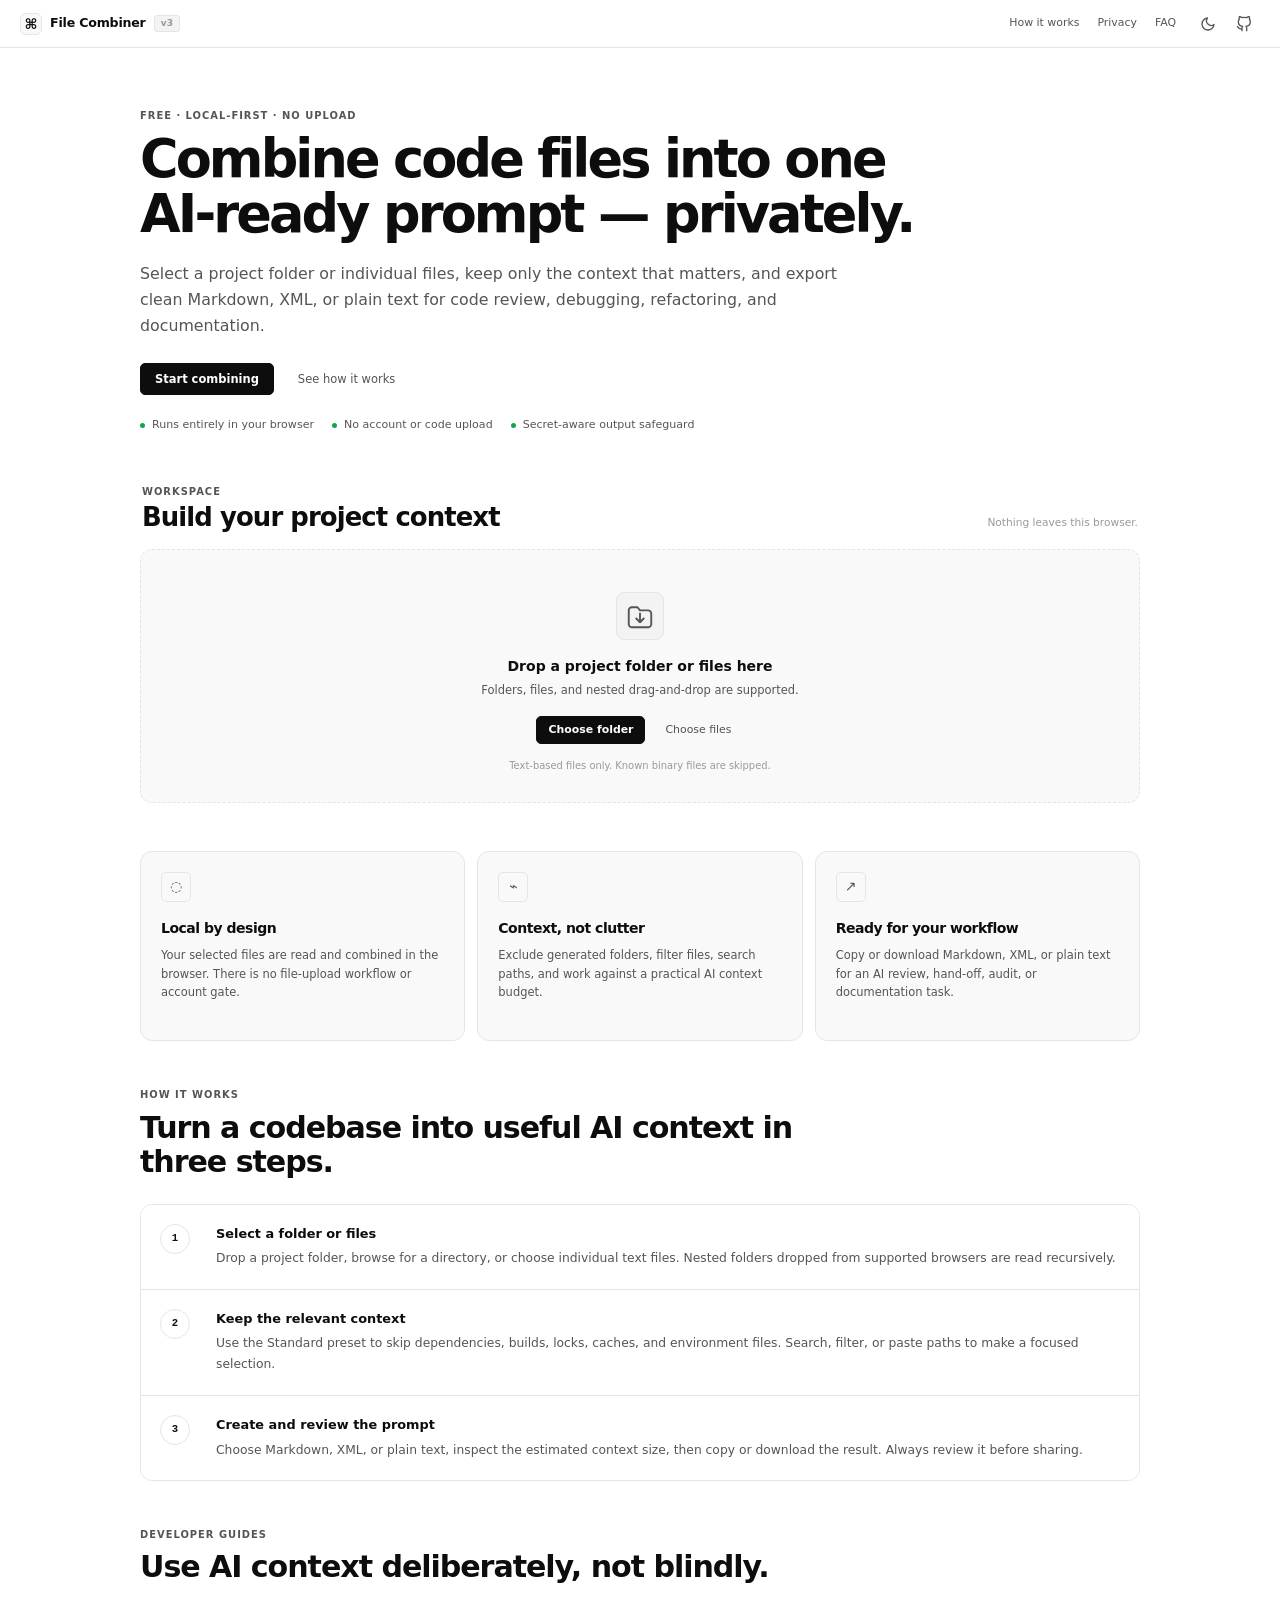
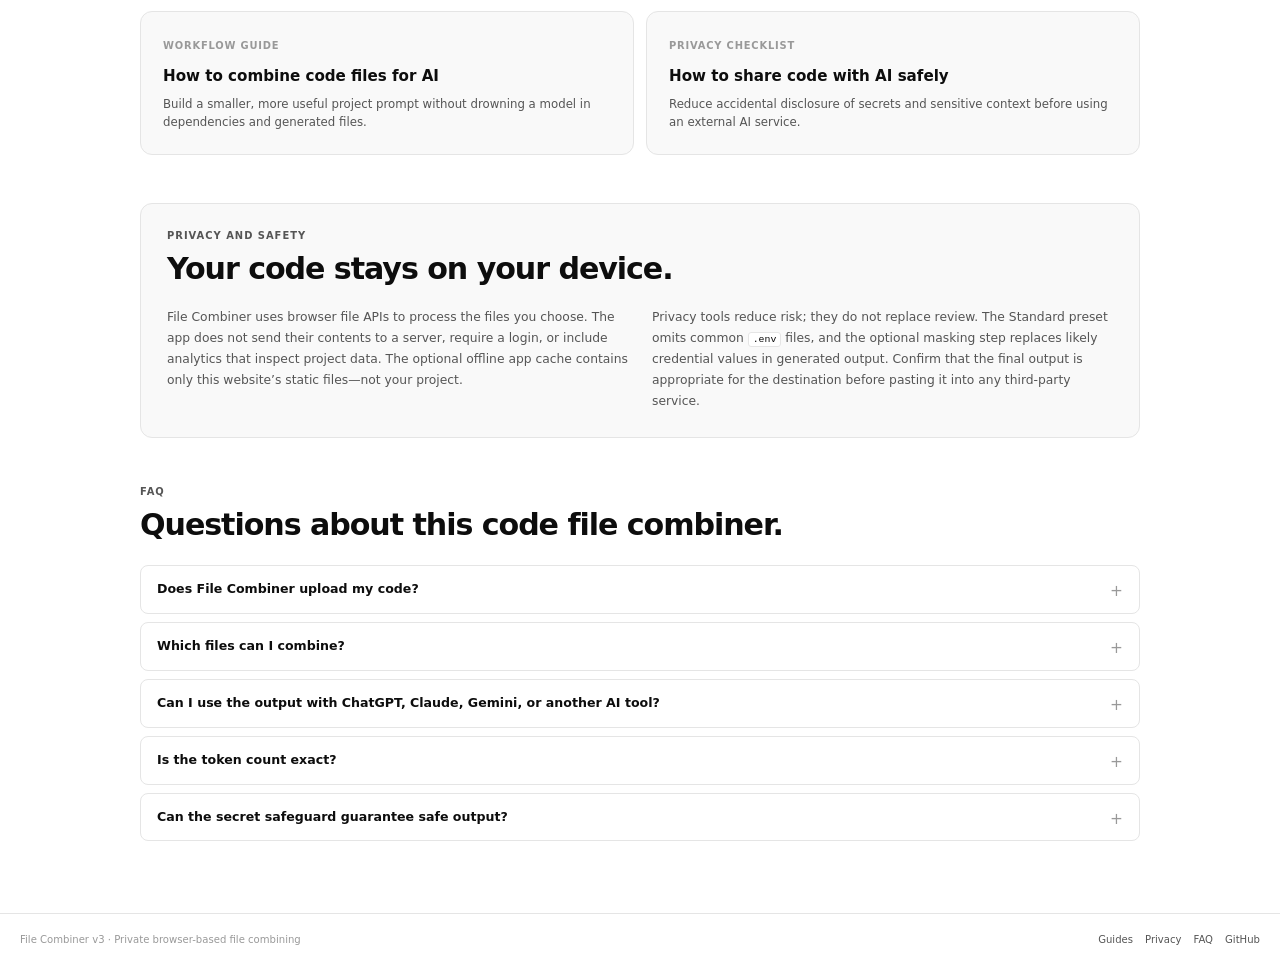
<file: index.html>
<!doctype html>
<html lang="en" data-theme="light">
  <head>
    <meta charset="UTF-8" />
    <meta name="viewport" content="width=device-width, initial-scale=1.0" />
    <meta
      name="description"
      content="Combine code files, project folders, docs, and config into one AI-ready Markdown, XML, or text prompt. Free, private, browser-based processing with no uploads."
    />
    <meta
      name="robots"
      content="index,follow,max-image-preview:large,max-snippet:-1,max-video-preview:-1"
    />
    <meta name="theme-color" content="#111827" />
    <meta name="color-scheme" content="light dark" />

    <title>Free Code File Combiner for AI Prompts | File Combiner</title>
    <link rel="canonical" href="https://file-combiner.netlify.app/" />
    <link rel="manifest" href="/manifest.webmanifest" />
    <link rel="icon" href="/favicon.svg" type="image/svg+xml" />
    <link rel="apple-touch-icon" href="/icons/icon-192.png" />

    <meta property="og:type" content="website" />
    <meta property="og:site_name" content="File Combiner" />
    <meta
      property="og:title"
      content="File Combiner — Turn a codebase into an AI-ready prompt"
    />
    <meta
      property="og:description"
      content="Combine folders and code files locally in your browser. No upload, no account, no server-side processing."
    />
    <meta property="og:url" content="https://file-combiner.netlify.app/" />
    <meta
      property="og:image"
      content="https://file-combiner.netlify.app/assets/og-file-combiner.png"
    />
    <meta property="og:image:width" content="1200" />
    <meta property="og:image:height" content="630" />
    <meta
      property="og:image:alt"
      content="File Combiner — private codebase to AI prompt tool"
    />
    <meta name="twitter:card" content="summary_large_image" />
    <meta
      name="twitter:title"
      content="File Combiner — private codebase to AI prompt tool"
    />
    <meta
      name="twitter:description"
      content="Combine code folders into an AI-ready prompt in your browser."
    />
    <meta
      name="twitter:image"
      content="https://file-combiner.netlify.app/assets/og-file-combiner.png"
    />

    <script src="/theme.js"></script>
    <link rel="stylesheet" href="/styles.css" />

    <script type="application/ld+json">
      {
        "@context": "https://schema.org",
        "@graph": [
          {
            "@type": "WebSite",
            "@id": "https://file-combiner.netlify.app/#website",
            "url": "https://file-combiner.netlify.app/",
            "name": "File Combiner",
            "description": "A private, browser-based tool for combining code files into AI-ready prompts."
          },
          {
            "@type": ["SoftwareApplication", "WebApplication"],
            "@id": "https://file-combiner.netlify.app/#app",
            "name": "File Combiner",
            "applicationCategory": "DeveloperApplication",
            "applicationSubCategory": "Code file combiner",
            "operatingSystem": "Any modern web browser",
            "url": "https://file-combiner.netlify.app/",
            "image": "https://file-combiner.netlify.app/assets/og-file-combiner.png",
            "description": "A free, local-first web app that combines code files and folders into Markdown, XML, or plain-text prompts for AI tools.",
            "isAccessibleForFree": true,
            "offers": {
              "@type": "Offer",
              "price": "0",
              "priceCurrency": "USD"
            },
            "featureList": [
              "Folder and multi-file selection",
              "Browser-only local processing",
              "AI-ready Markdown, XML, and plain-text output",
              "Configurable exclusions and token estimates",
              "Optional likely-secret redaction"
            ],
            "sameAs": ["https://github.com/Manan-49/file-combiner"]
          }
        ]
      }
    </script>
  </head>
  <body>
    <a class="skip-link" href="#combiner">Skip to file combiner</a>

    <div class="app">
      <header class="topbar" aria-label="Main navigation">
        <a class="brand" href="#top" aria-label="File Combiner home">
          <span class="app-logo brand-mark" aria-hidden="true">⌘</span>
          <span class="app-name">File Combiner</span>
          <span class="version-chip">v3</span>
        </a>

        <nav class="topbar-nav" aria-label="On this page">
          <a href="#how-it-works">How it works</a>
          <a href="#privacy">Privacy</a>
          <a href="#faq">FAQ</a>
        </nav>

        <div class="topbar-right">
          <button
            type="button"
            class="icon-btn"
            id="themeToggle"
            aria-label="Switch to dark mode"
            title="Toggle colour theme"
          >
            <svg
              id="iconMoon"
              xmlns="http://www.w3.org/2000/svg"
              width="16"
              height="16"
              viewBox="0 0 24 24"
              fill="none"
              stroke="currentColor"
              stroke-width="2"
              stroke-linecap="round"
              stroke-linejoin="round"
              aria-hidden="true"
            >
              <path d="M21 12.79A9 9 0 1 1 11.21 3 7 7 0 0 0 21 12.79z" />
            </svg>
            <svg
              id="iconSun"
              xmlns="http://www.w3.org/2000/svg"
              width="16"
              height="16"
              viewBox="0 0 24 24"
              fill="none"
              stroke="currentColor"
              stroke-width="2"
              stroke-linecap="round"
              stroke-linejoin="round"
              class="hidden"
              aria-hidden="true"
            >
              <circle cx="12" cy="12" r="5" />
              <line x1="12" y1="1" x2="12" y2="3" />
              <line x1="12" y1="21" x2="12" y2="23" />
              <line x1="4.22" y1="4.22" x2="5.64" y2="5.64" />
              <line x1="18.36" y1="18.36" x2="19.78" y2="19.78" />
              <line x1="1" y1="12" x2="3" y2="12" />
              <line x1="21" y1="12" x2="23" y2="12" />
              <line x1="4.22" y1="19.78" x2="5.64" y2="18.36" />
              <line x1="18.36" y1="5.64" x2="19.78" y2="4.22" />
            </svg>
          </button>
          <a
            href="https://github.com/Manan-49/file-combiner"
            target="_blank"
            rel="noopener noreferrer"
            class="icon-btn"
            aria-label="Open File Combiner on GitHub"
            title="GitHub repository"
          >
            <svg
              xmlns="http://www.w3.org/2000/svg"
              width="16"
              height="16"
              viewBox="0 0 24 24"
              fill="none"
              stroke="currentColor"
              stroke-width="2"
              stroke-linecap="round"
              stroke-linejoin="round"
              aria-hidden="true"
            >
              <path
                d="M9 19c-5 1.5-5-2.5-7-3m14 6v-3.87a3.37 3.37 0 0 0-.94-2.61c3.14-.35 6.44-1.54 6.44-7A5.44 5.44 0 0 0 20 4.77 5.07 5.07 0 0 0 19.91 1S18.73.65 16 2.48a13.38 13.38 0 0 0-7 0C6.27.65 5.09 1 5.09 1A5.07 5.07 0 0 0 5 4.77a5.44 5.44 0 0 0-1.5 3.78c0 5.42 3.3 6.61 6.44 7A3.37 3.37 0 0 0 9 18.13V22"
              />
            </svg>
          </a>
        </div>
      </header>

      <main id="top" class="main">
        <section class="hero" aria-labelledby="pageTitle">
          <p class="eyebrow">Free · local-first · no upload</p>
          <h1 id="pageTitle">Combine code files into one AI-ready prompt — privately.</h1>
          <p class="hero-copy">
            Select a project folder or individual files, keep only the context that
            matters, and export clean Markdown, XML, or plain text for code review,
            debugging, refactoring, and documentation.
          </p>
          <div class="hero-actions">
            <a class="btn btn-primary" href="#combiner">Start combining</a>
            <a class="btn btn-ghost" href="#how-it-works">See how it works</a>
          </div>
          <ul class="proof-list">
            <li>Runs entirely in your browser</li>
            <li>No account or code upload</li>
            <li>Secret-aware output safeguard</li>
          </ul>
        </section>

        <section class="workspace" id="combiner" aria-labelledby="workspaceTitle">
          <div class="workspace-heading">
            <div>
              <p class="workspace-kicker">Workspace</p>
              <h2 id="workspaceTitle">Build your project context</h2>
            </div>
            <p class="workspace-status" id="workspaceStatus" aria-live="polite">
              Nothing leaves this browser.
            </p>
          </div>

          <section
            class="drop-zone"
            id="dropZone"
            aria-label="Drop a folder or files here"
            tabindex="0"
          >
            <input
              type="file"
              id="folderInput"
              webkitdirectory
              mozdirectory
              directory
              multiple
              hidden
              aria-label="Select a project folder"
            />
            <input
              type="file"
              id="filesInput"
              multiple
              hidden
              aria-label="Select code files"
            />
            <div class="drop-icon" aria-hidden="true">
              <svg
                xmlns="http://www.w3.org/2000/svg"
                width="30"
                height="30"
                viewBox="0 0 24 24"
                fill="none"
                stroke="currentColor"
                stroke-width="1.5"
                stroke-linecap="round"
                stroke-linejoin="round"
              >
                <path d="M3 7.5A2.5 2.5 0 0 1 5.5 5H10l2 2.5h6.5A2.5 2.5 0 0 1 21 10v8.5a2.5 2.5 0 0 1-2.5 2.5h-13A2.5 2.5 0 0 1 3 18.5z" />
                <path d="M12 10v7m-3-3 3 3 3-3" />
              </svg>
            </div>
            <p class="drop-title">Drop a project folder or files here</p>
            <p class="drop-sub">Folders, files, and nested drag-and-drop are supported.</p>
            <div class="drop-actions">
              <button type="button" class="btn btn-primary btn-sm" id="browseFolderBtn">
                Choose folder
              </button>
              <button type="button" class="btn btn-ghost btn-sm" id="browseFilesBtn">
                Choose files
              </button>
            </div>
            <p class="drop-note">Text-based files only. Known binary files are skipped.</p>
          </section>

          <div
            class="load-progress hidden"
            id="loadProgress"
            role="status"
            aria-label="Loading files"
          >
            <div class="load-progress-header">
              <span class="load-progress-label" id="loadProgressLabel">Processing files…</span>
              <span class="load-progress-pct" id="loadProgressPct">0%</span>
            </div>
            <div class="progress-track" aria-hidden="true">
              <div class="progress-fill" id="progressFill"></div>
            </div>
          </div>

          <section
            class="panel hidden"
            id="settingsPanel"
            aria-labelledby="settingsTitle"
          >
            <button
              type="button"
              class="panel-header"
              id="settingsPanelHeader"
              aria-expanded="true"
              aria-controls="settingsPanelBody"
            >
              <span class="panel-title" id="settingsTitle">Inclusion settings</span>
              <svg class="chevron" xmlns="http://www.w3.org/2000/svg" width="14" height="14" viewBox="0 0 24 24" fill="none" stroke="currentColor" stroke-width="2.5" stroke-linecap="round" stroke-linejoin="round" aria-hidden="true"><polyline points="6 9 12 15 18 9" /></svg>
            </button>
            <div class="panel-body" id="settingsPanelBody">
              <div class="preset-row">
                <span class="row-label">Exclude preset</span>
                <div class="chip-group" id="presetChips" role="group" aria-label="Exclusion preset">
                  <button type="button" class="chip" data-preset="none">None</button>
                  <button type="button" class="chip" data-preset="minimal">Minimal</button>
                  <button type="button" class="chip chip-active" data-preset="standard">Standard</button>
                  <button type="button" class="chip" data-preset="aggressive">Aggressive</button>
                </div>
              </div>

              <div class="input-row">
                <input
                  type="text"
                  id="excludeInput"
                  class="input"
                  placeholder="Add pattern, e.g. *.log or build"
                  aria-label="Add exclusion pattern"
                />
                <button type="button" class="btn btn-sm" id="addExcludeBtn">Add</button>
              </div>

              <div class="tag-list" id="excludeTags"></div>
              <div class="exclude-info" id="excludeInfo"></div>

              <div class="settings-grid">
                <div class="row-inline">
                  <label for="maxFileSize" class="row-label">Max file size</label>
                  <select id="maxFileSize" class="select" aria-label="Maximum file size">
                    <option value="0">No limit</option>
                    <option value="51200">50 KB</option>
                    <option value="102400">100 KB</option>
                    <option value="524288" selected>512 KB</option>
                    <option value="1048576">1 MB</option>
                    <option value="5242880">5 MB</option>
                    <option value="10485760">10 MB</option>
                  </select>
                </div>
                <label class="toggle-label protect-toggle">
                  <input type="checkbox" id="redactSecrets" checked />
                  <span>Mask likely secrets in output</span>
                  <span class="help-dot" title="This is an additional safeguard, not a replacement for reviewing the output.">?</span>
                </label>
              </div>
            </div>
          </section>

          <section class="stats-row hidden" id="stats" aria-label="File statistics">
            <div class="stat-card"><span class="stat-value" id="totalFiles">0</span><span class="stat-label">Included</span></div>
            <div class="stat-card"><span class="stat-value" id="selectedFiles">0</span><span class="stat-label">Selected</span></div>
            <div class="stat-card"><span class="stat-value" id="totalSize">0 B</span><span class="stat-label">Selected size</span></div>
            <div class="stat-card"><span class="stat-value" id="excludedCount">0</span><span class="stat-label">Skipped</span></div>
          </section>

          <section class="panel hidden" id="languageBreakdown" aria-labelledby="languageTitle">
            <button type="button" class="panel-header" id="langPanelHeader" aria-expanded="true" aria-controls="langPanelBody">
              <span class="panel-title" id="languageTitle">Language breakdown</span>
              <svg class="chevron" xmlns="http://www.w3.org/2000/svg" width="14" height="14" viewBox="0 0 24 24" fill="none" stroke="currentColor" stroke-width="2.5" stroke-linecap="round" stroke-linejoin="round" aria-hidden="true"><polyline points="6 9 12 15 18 9" /></svg>
            </button>
            <div class="panel-body" id="langPanelBody"><div id="languageBars"></div></div>
          </section>

          <div class="search-wrap hidden" id="searchWrapper">
            <div class="search-inner">
              <svg class="search-icon" xmlns="http://www.w3.org/2000/svg" width="14" height="14" viewBox="0 0 24 24" fill="none" stroke="currentColor" stroke-width="2.5" stroke-linecap="round" stroke-linejoin="round" aria-hidden="true"><circle cx="11" cy="11" r="8" /><line x1="21" y1="21" x2="16.65" y2="16.65" /></svg>
              <input type="search" id="searchInput" class="search-input" placeholder="Search files… (⌘/Ctrl + K)" aria-label="Search files" autocomplete="off" />
              <button type="button" class="search-clear hidden" id="searchClear" aria-label="Clear search">
                <svg xmlns="http://www.w3.org/2000/svg" width="12" height="12" viewBox="0 0 24 24" fill="none" stroke="currentColor" stroke-width="2.5" stroke-linecap="round" stroke-linejoin="round" aria-hidden="true"><line x1="18" y1="6" x2="6" y2="18" /><line x1="6" y1="6" x2="18" y2="18" /></svg>
              </button>
            </div>
          </div>

          <section class="panel file-panel hidden" id="fileList" aria-labelledby="fileListTitle">
            <div class="file-panel-header">
              <span class="panel-title" id="fileListTitle">Files</span>
              <div class="file-toolbar">
                <div class="btn-group" role="group" aria-label="Selection actions">
                  <button type="button" class="btn btn-xs" id="selectAllBtn">All visible</button>
                  <button type="button" class="btn btn-xs" id="selectNoneBtn">None visible</button>
                  <button type="button" class="btn btn-xs" id="selectCodeBtn">Code only</button>
                </div>
                <div class="btn-group filter-group" role="group" aria-label="Filter files">
                  <button type="button" class="btn btn-xs chip-active" data-filter="all">All</button>
                  <button type="button" class="btn btn-xs" data-filter="components">Components</button>
                  <button type="button" class="btn btn-xs" data-filter="styles">Styles</button>
                  <button type="button" class="btn btn-xs" data-filter="config">Config</button>
                </div>
                <label class="sort-control">Sort <select id="sortFiles" class="select select-sm"><option value="path">Path A–Z</option><option value="size">Largest first</option><option value="type">File type</option></select></label>
              </div>
            </div>
            <ul class="file-list-body" id="fileItems">
              <li class="empty-state hidden" id="fileEmptyState">No files match your current search or filter.</li>
            </ul>
          </section>

          <div class="action-bar hidden" id="actionControls">
            <div class="action-bar-primary">
              <button type="button" class="btn btn-primary" id="combineBtn">Create output</button>
              <label class="toggle-label"><input type="checkbox" id="useCodeBlocks" checked /> Code fences</label>
              <label class="toggle-label"><input type="checkbox" id="includeTree" /> File tree</label>
              <button type="button" class="btn btn-ghost btn-sm" id="minifyBtn" title="Safely removes only excess blank lines and trailing whitespace.">Compact: <span id="minifyState">Off</span></button>
              <label class="format-control">Format <select id="outputFormat" class="select select-sm"><option value="markdown">Markdown</option><option value="xml">XML</option><option value="text">Plain text</option></select></label>
            </div>
            <div class="action-bar-secondary">
              <button type="button" class="btn btn-ghost btn-sm" id="fitBudgetBtn">Fit selection to budget</button>
              <button type="button" class="btn btn-ghost btn-sm" id="promptTemplateBtn">AI prompt</button>
              <button type="button" class="btn btn-ghost btn-sm" id="projectContextBtn">Project brief</button>
              <button type="button" class="btn btn-ghost btn-sm" id="pastePathsBtn">Paste paths</button>
              <button type="button" class="btn btn-ghost btn-sm danger-hover" id="resetBtn">Reset</button>
              <span class="shortcut-hint">⌘/Ctrl + Enter to create output</span>
            </div>
          </div>

          <section class="panel hidden" id="outputSection" aria-labelledby="outputTitle">
            <div class="output-header">
              <div>
                <span class="panel-title" id="outputTitle">Generated output</span>
                <span class="output-subtitle">Review before sharing with an AI service.</span>
              </div>
              <div class="output-header-right">
                <select id="tokenLimitSelect" class="select select-sm" aria-label="AI context token budget">
                  <option value="0">No token budget</option>
                  <option value="8192">8K context</option>
                  <option value="16384">16K context</option>
                  <option value="32768">32K context</option>
                  <option value="128000" selected>128K context</option>
                  <option value="200000">200K context</option>
                  <option value="1000000">1M context</option>
                </select>
                <button type="button" class="btn btn-sm" id="copyBtn">Copy</button>
                <button type="button" class="btn btn-ghost btn-sm" id="downloadMdBtn">Download</button>
                <button type="button" class="btn btn-ghost btn-sm" id="customPromptBtn">+ Prompt</button>
              </div>
            </div>

            <div class="secret-scan-info hidden" id="secretScanInfo" role="status"></div>
            <textarea class="output-textarea" id="outputTextarea" placeholder="Your combined output will appear here…" aria-label="Combined output" spellcheck="false"></textarea>

            <div id="tokenCounter" class="token-counter hidden">
              <div class="token-row">
                <span id="tokenCount" class="token-count">0</span>
                <span class="token-sep">/ <span id="tokenLimit">128,000</span> estimated tokens</span>
                <div class="token-bar-wrap" aria-hidden="true"><div class="token-bar-track"><div class="token-bar-fill" id="tokenProgress"></div></div></div>
              </div>
              <p class="token-warning hidden" id="tokenWarning">This output exceeds the selected budget. Use “Fit selection to budget” or trim it before sharing.</p>
            </div>
          </section>
        </section>

        <section class="benefit-grid" aria-label="Why developers use File Combiner">
          <article><span class="benefit-icon" aria-hidden="true">◌</span><h2>Local by design</h2><p>Your selected files are read and combined in the browser. There is no file-upload workflow or account gate.</p></article>
          <article><span class="benefit-icon" aria-hidden="true">⌁</span><h2>Context, not clutter</h2><p>Exclude generated folders, filter files, search paths, and work against a practical AI context budget.</p></article>
          <article><span class="benefit-icon" aria-hidden="true">↗</span><h2>Ready for your workflow</h2><p>Copy or download Markdown, XML, or plain text for an AI review, hand-off, audit, or documentation task.</p></article>
        </section>

        <section class="content-section" id="how-it-works" aria-labelledby="howTitle">
          <div class="section-intro"><p class="eyebrow">How it works</p><h2 id="howTitle">Turn a codebase into useful AI context in three steps.</h2></div>
          <ol class="steps-list">
            <li><span>1</span><div><h3>Select a folder or files</h3><p>Drop a project folder, browse for a directory, or choose individual text files. Nested folders dropped from supported browsers are read recursively.</p></div></li>
            <li><span>2</span><div><h3>Keep the relevant context</h3><p>Use the Standard preset to skip dependencies, builds, locks, caches, and environment files. Search, filter, or paste paths to make a focused selection.</p></div></li>
            <li><span>3</span><div><h3>Create and review the prompt</h3><p>Choose Markdown, XML, or plain text, inspect the estimated context size, then copy or download the result. Always review it before sharing.</p></div></li>
          </ol>
        </section>

        <section class="content-section" id="guides" aria-labelledby="guidesTitle">
          <div class="section-intro"><p class="eyebrow">Developer guides</p><h2 id="guidesTitle">Use AI context deliberately, not blindly.</h2></div>
          <div class="guide-grid">
            <a class="guide-card" href="/guides/combine-code-files-for-ai.html"><span>Workflow guide</span><h3>How to combine code files for AI</h3><p>Build a smaller, more useful project prompt without drowning a model in dependencies and generated files.</p></a>
            <a class="guide-card" href="/guides/share-code-with-ai-safely.html"><span>Privacy checklist</span><h3>How to share code with AI safely</h3><p>Reduce accidental disclosure of secrets and sensitive context before using an external AI service.</p></a>
          </div>
        </section>

        <section class="content-section privacy-section" id="privacy" aria-labelledby="privacyTitle">
          <div class="section-intro"><p class="eyebrow">Privacy and safety</p><h2 id="privacyTitle">Your code stays on your device.</h2></div>
          <div class="two-column-copy">
            <p>File Combiner uses browser file APIs to process the files you choose. The app does not send their contents to a server, require a login, or include analytics that inspect project data. The optional offline app cache contains only this website’s static files—not your project.</p>
            <p>Privacy tools reduce risk; they do not replace review. The Standard preset omits common <code>.env</code> files, and the optional masking step replaces likely credential values in generated output. Confirm that the final output is appropriate for the destination before pasting it into any third-party service.</p>
          </div>
        </section>

        <section class="content-section" id="faq" aria-labelledby="faqTitle">
          <div class="section-intro"><p class="eyebrow">FAQ</p><h2 id="faqTitle">Questions about this code file combiner.</h2></div>
          <div class="faq-list">
            <details><summary>Does File Combiner upload my code?</summary><p>No. It combines selected files locally in the browser. The generated result only goes where you choose to copy or download it.</p></details>
            <details><summary>Which files can I combine?</summary><p>Text-based source files, documentation, and configuration files work well. Known binary formats are skipped so they do not pollute your prompt.</p></details>
            <details><summary>Can I use the output with ChatGPT, Claude, Gemini, or another AI tool?</summary><p>Yes. Markdown is a good general default; XML can make file boundaries clearer for some workflows, and plain text is available when you need the smallest wrapper.</p></details>
            <details><summary>Is the token count exact?</summary><p>No. It is a practical character-based estimate. Every model and tokenizer differs, so leave room below a provider’s actual context limit.</p></details>
            <details><summary>Can the secret safeguard guarantee safe output?</summary><p>No. It masks several common credential shapes but cannot identify every secret or every sensitive business detail. Review the final content before sharing it.</p></details>
          </div>
        </section>
      </main>

      <footer class="footer">
        <span>File Combiner v3 · Private browser-based file combining</span>
        <span class="footer-links"><a href="#guides">Guides</a><a href="#privacy">Privacy</a><a href="#faq">FAQ</a><a href="https://github.com/Manan-49/file-combiner" target="_blank" rel="noopener noreferrer">GitHub</a></span>
      </footer>
    </div>

    <div class="modal-overlay hidden" id="previewModal" role="dialog" aria-modal="true" aria-labelledby="previewFileName">
      <div class="modal modal-lg">
        <div class="modal-header"><span class="modal-title" id="previewFileName">Preview</span><button type="button" class="icon-btn" id="closePreviewBtn" aria-label="Close preview"><svg xmlns="http://www.w3.org/2000/svg" width="16" height="16" viewBox="0 0 24 24" fill="none" stroke="currentColor" stroke-width="2.5" stroke-linecap="round" stroke-linejoin="round" aria-hidden="true"><line x1="18" y1="6" x2="6" y2="18" /><line x1="6" y1="6" x2="18" y2="18" /></svg></button></div>
        <pre class="modal-code" id="previewContent"></pre>
        <div class="notice hidden" id="previewTruncated">Preview truncated at 50,000 characters. The full text remains available when creating output.</div>
      </div>
    </div>

    <div class="modal-overlay hidden" id="promptModal" role="dialog" aria-modal="true" aria-labelledby="promptModalTitle">
      <div class="modal modal-sm">
        <div class="modal-header"><span class="modal-title" id="promptModalTitle">AI prompt templates</span><button type="button" class="icon-btn" id="closePromptBtn" aria-label="Close prompt templates"><svg xmlns="http://www.w3.org/2000/svg" width="16" height="16" viewBox="0 0 24 24" fill="none" stroke="currentColor" stroke-width="2.5" stroke-linecap="round" stroke-linejoin="round" aria-hidden="true"><line x1="18" y1="6" x2="6" y2="18" /><line x1="6" y1="6" x2="18" y2="18" /></svg></button></div>
        <p class="modal-desc">Add a focused instruction before your generated project context.</p>
        <div class="prompt-list" id="promptButtons"></div>
      </div>
    </div>

    <div class="modal-overlay hidden" id="customPromptModal" role="dialog" aria-modal="true" aria-labelledby="customPromptTitle">
      <div class="modal modal-sm">
        <div class="modal-header"><span class="modal-title" id="customPromptTitle">Custom prompt</span><button type="button" class="icon-btn" id="closeCustomPromptBtn" aria-label="Close custom prompt"><svg xmlns="http://www.w3.org/2000/svg" width="16" height="16" viewBox="0 0 24 24" fill="none" stroke="currentColor" stroke-width="2.5" stroke-linecap="round" stroke-linejoin="round" aria-hidden="true"><line x1="18" y1="6" x2="6" y2="18" /><line x1="6" y1="6" x2="18" y2="18" /></svg></button></div>
        <p class="modal-desc">This instruction is added before the output. Use Ctrl/Cmd + Enter to apply.</p>
        <textarea class="modal-textarea" id="customPromptInput" placeholder="e.g. Review this code for security vulnerabilities and propose a prioritized fix plan." rows="4" aria-label="Custom prompt"></textarea>
        <div class="modal-actions"><button type="button" class="btn btn-primary btn-sm" id="applyCustomPromptBtn">Apply</button><button type="button" class="btn btn-ghost btn-sm" id="cancelCustomPromptBtn">Cancel</button></div>
      </div>
    </div>

    <div class="modal-overlay hidden" id="pathModal" role="dialog" aria-modal="true" aria-labelledby="pathModalTitle">
      <div class="modal">
        <div class="modal-header"><span class="modal-title" id="pathModalTitle">Paste file paths</span><button type="button" class="icon-btn" id="closePathBtn" aria-label="Close path selector"><svg xmlns="http://www.w3.org/2000/svg" width="16" height="16" viewBox="0 0 24 24" fill="none" stroke="currentColor" stroke-width="2.5" stroke-linecap="round" stroke-linejoin="round" aria-hidden="true"><line x1="18" y1="6" x2="6" y2="18" /></svg></button></div>
        <p class="modal-desc">Paste one project-relative path per line. A filename can match more than one file, so review any ambiguous matches.</p>
        <textarea class="modal-textarea" id="pathTextarea" placeholder="src/app.ts&#10;src/components/Header.tsx&#10;package.json" rows="6" aria-label="File paths"></textarea>
        <div class="modal-actions"><button type="button" class="btn btn-primary btn-sm" id="matchSelectBtn">Match and select</button><button type="button" class="btn btn-ghost btn-sm" id="matchAddBtn">Add to selection</button><button type="button" class="btn btn-ghost btn-sm" id="cancelPathBtn">Cancel</button></div>
        <div class="path-results hidden" id="pathResults"></div>
      </div>
    </div>

    <div id="toastContainer" class="toast-container" aria-live="polite" aria-atomic="false"></div>
    <script src="/script.js" defer></script>
  </body>
</html>
</file>
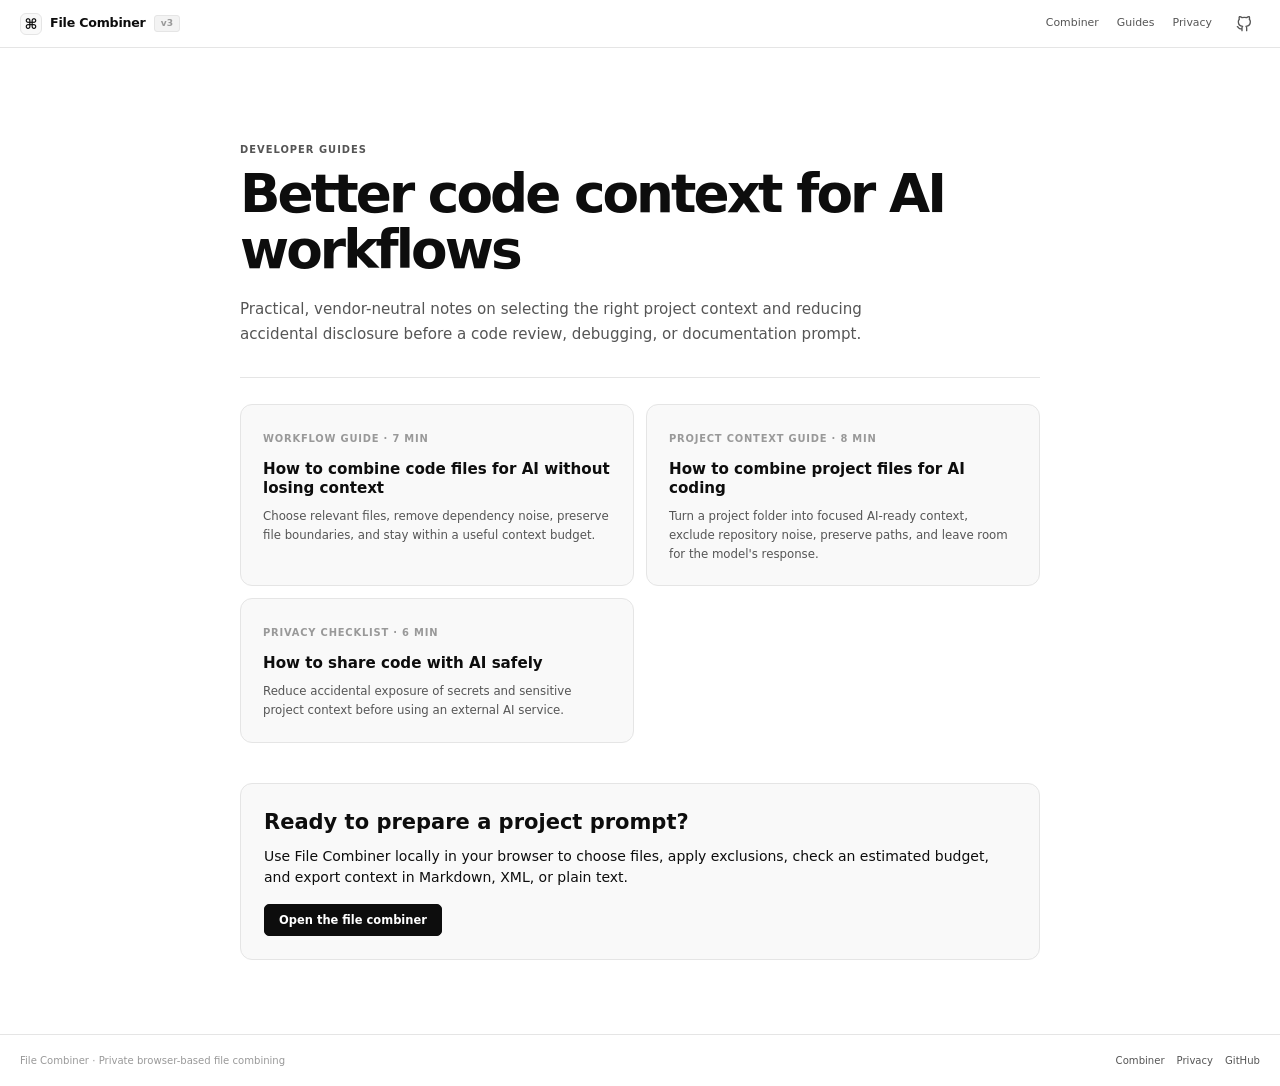
<file: guides/index.html>
<!doctype html>
<html lang="en" data-theme="light">
  <head>
    <meta charset="UTF-8" />
    <meta name="viewport" content="width=device-width, initial-scale=1.0" />
    <title>Developer Guides for AI-Ready Code Context | File Combiner</title>
    <meta name="description" content="Practical guides for preparing focused, private code context for AI code review, debugging, documentation, and development workflows." />
    <meta name="robots" content="index,follow,max-image-preview:large,max-snippet:-1" />
    <link rel="canonical" href="https://file-combiner.netlify.app/guides/" />
    <link rel="icon" href="/favicon.svg" type="image/svg+xml" />
    <meta property="og:type" content="website" />
    <meta property="og:site_name" content="File Combiner" />
    <meta property="og:title" content="Developer Guides for AI-Ready Code Context" />
    <meta property="og:description" content="Practical guides for combining code files and protecting project context before an AI workflow." />
    <meta property="og:url" content="https://file-combiner.netlify.app/guides/" />
    <meta property="og:image" content="https://file-combiner.netlify.app/assets/og-file-combiner.png" />
    <meta name="twitter:card" content="summary_large_image" />
    <script src="/theme.js"></script>
    <link rel="stylesheet" href="/styles.css" />
    <script type="application/ld+json">
      {
        "@context": "https://schema.org",
        "@type": "CollectionPage",
        "name": "File Combiner Developer Guides",
        "description": "Practical guides for preparing useful and safer code context for AI workflows.",
        "url": "https://file-combiner.netlify.app/guides/"
      }
    </script>
  </head>
  <body>
    <a class="skip-link" href="#guides">Skip to guides</a>
    <div class="guide-shell">
      <header class="topbar" aria-label="Guide navigation">
        <a class="brand" href="/" aria-label="File Combiner home"><span class="app-logo brand-mark" aria-hidden="true">⌘</span><span class="app-name">File Combiner</span><span class="version-chip">v3</span></a>
        <nav class="topbar-nav" aria-label="Primary"><a href="/#combiner">Combiner</a><a href="/guides/">Guides</a><a href="/#privacy">Privacy</a></nav>
        <div class="topbar-right"><a href="https://github.com/Manan-49/file-combiner" target="_blank" rel="noopener noreferrer" class="icon-btn" aria-label="Open File Combiner on GitHub" title="GitHub repository"><svg xmlns="http://www.w3.org/2000/svg" width="16" height="16" viewBox="0 0 24 24" fill="none" stroke="currentColor" stroke-width="2" stroke-linecap="round" stroke-linejoin="round" aria-hidden="true"><path d="M9 19c-5 1.5-5-2.5-7-3m14 6v-3.87a3.37 3.37 0 0 0-.94-2.61c3.14-.35 6.44-1.54 6.44-7A5.44 5.44 0 0 0 20 4.77 5.07 5.07 0 0 0 19.91 1S18.73.65 16 2.48a13.38 13.38 0 0 0-7 0C6.27.65 5.09 1 5.09 1A5.07 5.07 0 0 0 5 4.77a5.44 5.44 0 0 0-1.5 3.78c0 5.42 3.3 6.61 6.44 7A3.37 3.37 0 0 0 9 18.13V22" /></svg></a></div>
      </header>

      <main class="guide-main" id="guides">
        <header class="guide-hero">
          <p class="eyebrow">Developer guides</p>
          <h1>Better code context for AI workflows</h1>
          <p class="guide-dek">Practical, vendor-neutral notes on selecting the right project context and reducing accidental disclosure before a code review, debugging, or documentation prompt.</p>
        </header>
        <section aria-label="Guides" class="guide-grid">
          <a class="guide-card" href="/guides/combine-code-files-for-ai.html"><span>Workflow guide · 7 min</span><h3>How to combine code files for AI without losing context</h3><p>Choose relevant files, remove dependency noise, preserve file boundaries, and stay within a useful context budget.</p></a>
          <a class="guide-card" href="/guides/combine-project-files-for-ai.html"><span>Project context guide · 8 min</span><h3>How to combine project files for AI coding</h3><p>Turn a project folder into focused AI-ready context, exclude repository noise, preserve paths, and leave room for the model's response.</p></a>
          <a class="guide-card" href="/guides/share-code-with-ai-safely.html"><span>Privacy checklist · 6 min</span><h3>How to share code with AI safely</h3><p>Reduce accidental exposure of secrets and sensitive project context before using an external AI service.</p></a>
        </section>
        <section class="guide-cta" aria-labelledby="workspaceCta">
          <h2 id="workspaceCta">Ready to prepare a project prompt?</h2>
          <p>Use File Combiner locally in your browser to choose files, apply exclusions, check an estimated budget, and export context in Markdown, XML, or plain text.</p>
          <a class="btn btn-primary" href="/#combiner">Open the file combiner</a>
        </section>
      </main>
      <footer class="footer"><span>File Combiner · Private browser-based file combining</span><span class="footer-links"><a href="/">Combiner</a><a href="/#privacy">Privacy</a><a href="https://github.com/Manan-49/file-combiner" target="_blank" rel="noopener noreferrer">GitHub</a></span></footer>
    </div>
  </body>
</html>
</file>
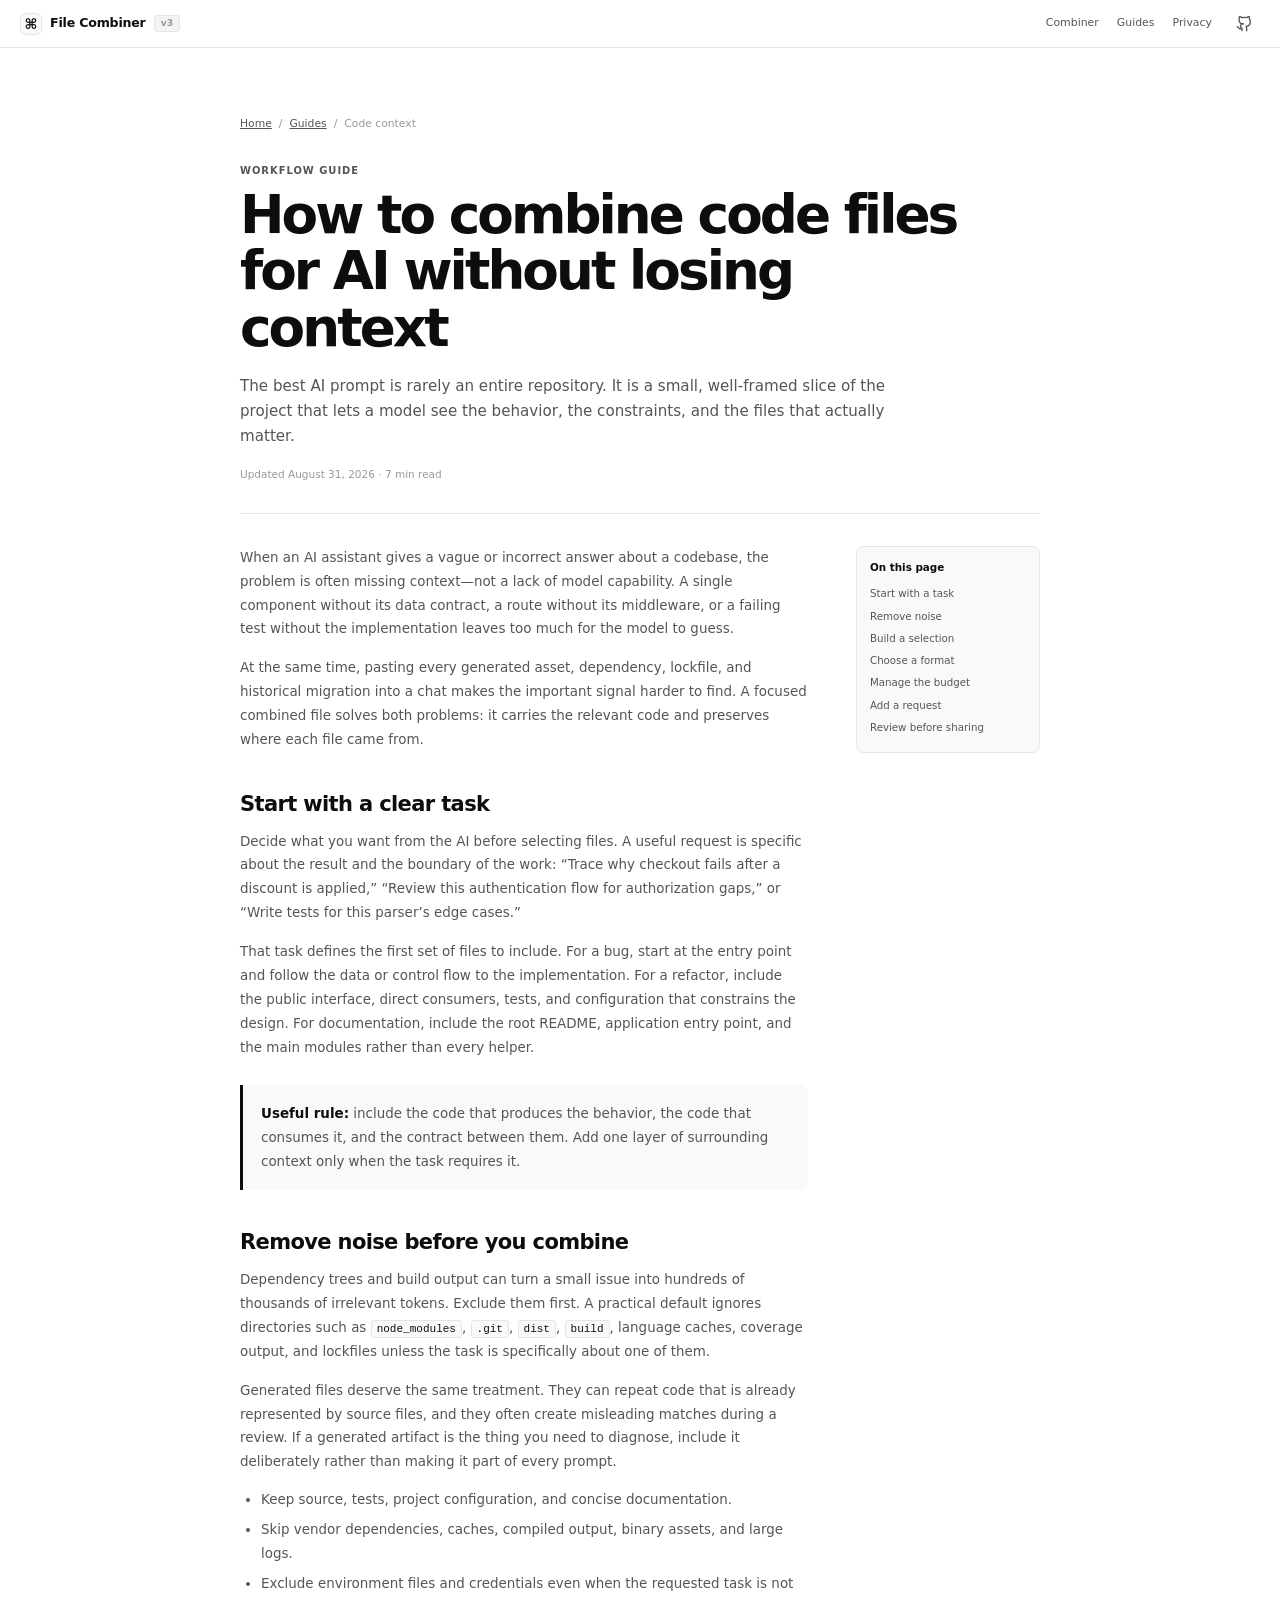
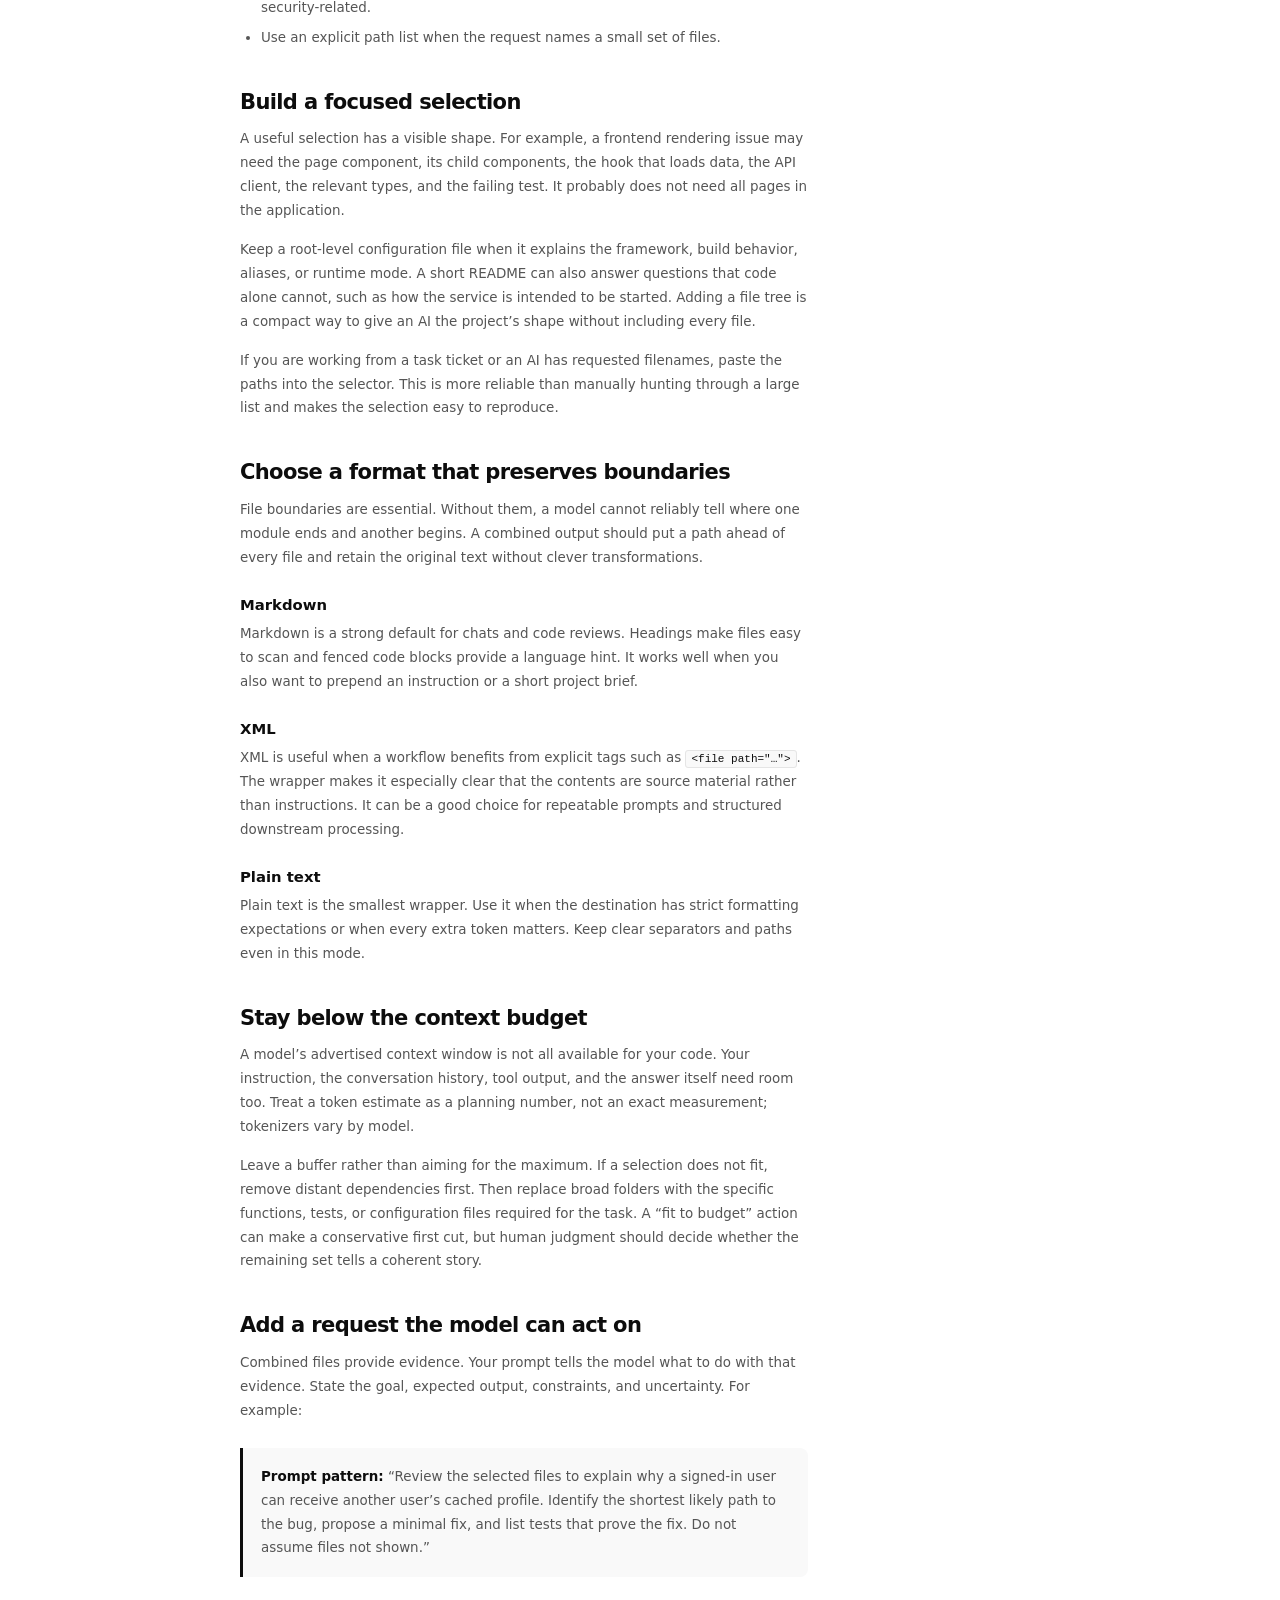
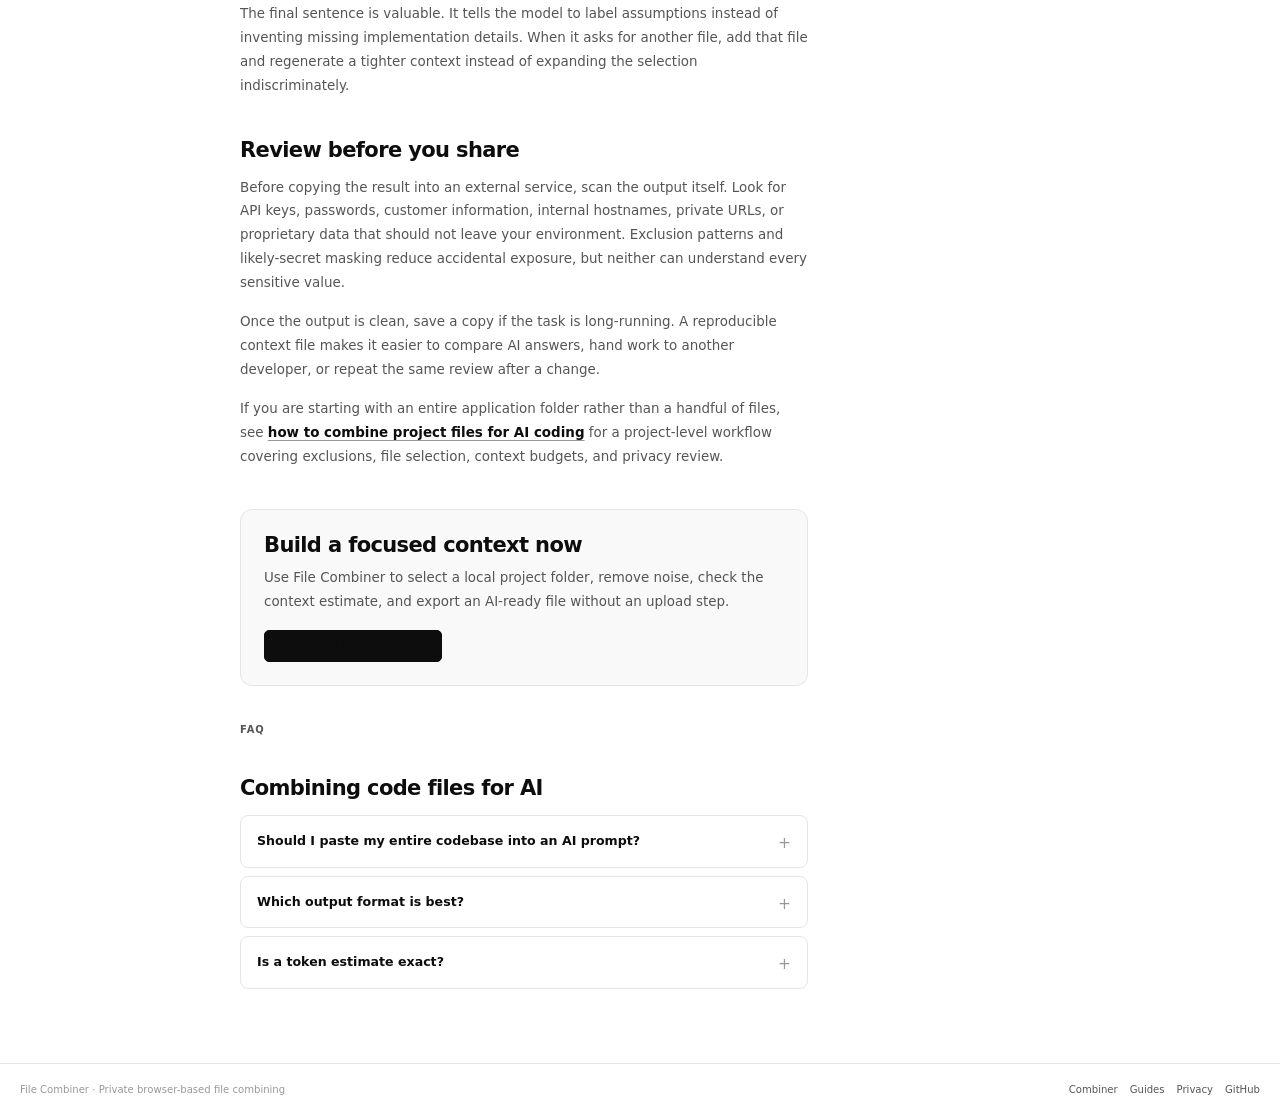
<file: guides/combine-code-files-for-ai.html>
<!doctype html>
<html lang="en" data-theme="light">
  <head>
    <meta charset="UTF-8" />
    <meta name="viewport" content="width=device-width, initial-scale=1.0" />
    <title>How to Combine Code Files for AI | File Combiner</title>
    <meta name="description" content="Learn how to combine code files into focused AI context: what to include, what to exclude, how to manage token budgets, and when to use Markdown or XML." />
    <meta name="robots" content="index,follow,max-image-preview:large,max-snippet:-1,max-video-preview:-1" />
    <link rel="canonical" href="https://file-combiner.netlify.app/guides/combine-code-files-for-ai.html" />
    <link rel="icon" href="/favicon.svg" type="image/svg+xml" />
    <meta property="og:type" content="article" />
    <meta property="og:site_name" content="File Combiner" />
    <meta property="og:title" content="How to Combine Code Files for AI Without Losing Context" />
    <meta property="og:description" content="A practical guide to building focused, AI-ready project context." />
    <meta property="og:url" content="https://file-combiner.netlify.app/guides/combine-code-files-for-ai.html" />
    <meta property="og:image" content="https://file-combiner.netlify.app/assets/og-file-combiner.png" />
    <meta property="og:image:alt" content="File Combiner — combining a codebase into AI-ready context" />
    <meta name="twitter:card" content="summary_large_image" />
    <meta name="twitter:title" content="How to Combine Code Files for AI Without Losing Context" />
    <meta name="twitter:description" content="A practical guide to building focused, AI-ready project context." />
    <meta name="twitter:image" content="https://file-combiner.netlify.app/assets/og-file-combiner.png" />
    <script src="/theme.js"></script>
    <link rel="stylesheet" href="/styles.css" />
    <script type="application/ld+json">
      {
        "@context": "https://schema.org",
        "@graph": [
          {
            "@type": "Article",
            "headline": "How to Combine Code Files for AI Without Losing Context",
            "description": "A practical guide to selecting, combining, and reviewing code context for an AI workflow.",
            "datePublished": "2026-08-03",
            "dateModified": "2026-08-31",
            "mainEntityOfPage": "https://file-combiner.netlify.app/guides/combine-code-files-for-ai.html",
            "image": "https://file-combiner.netlify.app/assets/og-file-combiner.png",
            "author": {
              "@type": "Person",
              "name": "Manan",
              "url": "https://github.com/Manan-49"
            },
            "publisher": {
              "@type": "Organization",
              "name": "File Combiner",
              "url": "https://file-combiner.netlify.app/"
            }
          },
          {
            "@type": "BreadcrumbList",
            "itemListElement": [
              { "@type": "ListItem", "position": 1, "name": "Home", "item": "https://file-combiner.netlify.app/" },
              { "@type": "ListItem", "position": 2, "name": "Guides", "item": "https://file-combiner.netlify.app/guides/" },
              { "@type": "ListItem", "position": 3, "name": "How to Combine Code Files for AI", "item": "https://file-combiner.netlify.app/guides/combine-code-files-for-ai.html" }
            ]
          }
        ]
      }
    </script>
  </head>
  <body>
    <a class="skip-link" href="#article">Skip to article</a>
    <div class="guide-shell">
      <header class="topbar" aria-label="Guide navigation">
        <a class="brand" href="/" aria-label="File Combiner home"><span class="app-logo brand-mark" aria-hidden="true">⌘</span><span class="app-name">File Combiner</span><span class="version-chip">v3</span></a>
        <nav class="topbar-nav" aria-label="Primary"><a href="/#combiner">Combiner</a><a href="/guides/">Guides</a><a href="/#privacy">Privacy</a></nav>
        <div class="topbar-right"><a href="https://github.com/Manan-49/file-combiner" target="_blank" rel="noopener noreferrer" class="icon-btn" aria-label="Open File Combiner on GitHub" title="GitHub repository"><svg xmlns="http://www.w3.org/2000/svg" width="16" height="16" viewBox="0 0 24 24" fill="none" stroke="currentColor" stroke-width="2" stroke-linecap="round" stroke-linejoin="round" aria-hidden="true"><path d="M9 19c-5 1.5-5-2.5-7-3m14 6v-3.87a3.37 3.37 0 0 0-.94-2.61c3.14-.35 6.44-1.54 6.44-7A5.44 5.44 0 0 0 20 4.77 5.07 5.07 0 0 0 19.91 1S18.73.65 16 2.48a13.38 13.38 0 0 0-7 0C6.27.65 5.09 1 5.09 1A5.07 5.07 0 0 0 5 4.77a5.44 5.44 0 0 0 6.44 7A3.37 3.37 0 0 0 9 18.13V22" /></svg></a></div>
      </header>

      <main class="guide-main">
        <nav class="guide-breadcrumb" aria-label="Breadcrumb"><a href="/">Home</a><span aria-hidden="true">/</span><a href="/guides/">Guides</a><span aria-hidden="true">/</span><span>Code context</span></nav>
        <header class="guide-hero">
          <p class="eyebrow">Workflow guide</p>
          <h1>How to combine code files for AI without losing context</h1>
          <p class="guide-dek">The best AI prompt is rarely an entire repository. It is a small, well-framed slice of the project that lets a model see the behavior, the constraints, and the files that actually matter.</p>
          <p class="guide-meta"><time datetime="2026-08-31">Updated August 31, 2026</time> · 7 min read</p>
        </header>

        <div class="guide-layout">
          <article class="article-body" id="article">
            <p>When an AI assistant gives a vague or incorrect answer about a codebase, the problem is often missing context—not a lack of model capability. A single component without its data contract, a route without its middleware, or a failing test without the implementation leaves too much for the model to guess.</p>
            <p>At the same time, pasting every generated asset, dependency, lockfile, and historical migration into a chat makes the important signal harder to find. A focused combined file solves both problems: it carries the relevant code and preserves where each file came from.</p>

            <h2 id="goal">Start with a clear task</h2>
            <p>Decide what you want from the AI before selecting files. A useful request is specific about the result and the boundary of the work: “Trace why checkout fails after a discount is applied,” “Review this authentication flow for authorization gaps,” or “Write tests for this parser’s edge cases.”</p>
            <p>That task defines the first set of files to include. For a bug, start at the entry point and follow the data or control flow to the implementation. For a refactor, include the public interface, direct consumers, tests, and configuration that constrains the design. For documentation, include the root README, application entry point, and the main modules rather than every helper.</p>

            <div class="article-callout"><strong>Useful rule:</strong> include the code that produces the behavior, the code that consumes it, and the contract between them. Add one layer of surrounding context only when the task requires it.</div>

            <h2 id="exclude">Remove noise before you combine</h2>
            <p>Dependency trees and build output can turn a small issue into hundreds of thousands of irrelevant tokens. Exclude them first. A practical default ignores directories such as <code>node_modules</code>, <code>.git</code>, <code>dist</code>, <code>build</code>, language caches, coverage output, and lockfiles unless the task is specifically about one of them.</p>
            <p>Generated files deserve the same treatment. They can repeat code that is already represented by source files, and they often create misleading matches during a review. If a generated artifact is the thing you need to diagnose, include it deliberately rather than making it part of every prompt.</p>
            <ul>
              <li>Keep source, tests, project configuration, and concise documentation.</li>
              <li>Skip vendor dependencies, caches, compiled output, binary assets, and large logs.</li>
              <li>Exclude environment files and credentials even when the requested task is not security-related.</li>
              <li>Use an explicit path list when the request names a small set of files.</li>
            </ul>

            <h2 id="selection">Build a focused selection</h2>
            <p>A useful selection has a visible shape. For example, a frontend rendering issue may need the page component, its child components, the hook that loads data, the API client, the relevant types, and the failing test. It probably does not need all pages in the application.</p>
            <p>Keep a root-level configuration file when it explains the framework, build behavior, aliases, or runtime mode. A short README can also answer questions that code alone cannot, such as how the service is intended to be started. Adding a file tree is a compact way to give an AI the project’s shape without including every file.</p>
            <p>If you are working from a task ticket or an AI has requested filenames, paste the paths into the selector. This is more reliable than manually hunting through a large list and makes the selection easy to reproduce.</p>

            <h2 id="format">Choose a format that preserves boundaries</h2>
            <p>File boundaries are essential. Without them, a model cannot reliably tell where one module ends and another begins. A combined output should put a path ahead of every file and retain the original text without clever transformations.</p>
            <h3>Markdown</h3>
            <p>Markdown is a strong default for chats and code reviews. Headings make files easy to scan and fenced code blocks provide a language hint. It works well when you also want to prepend an instruction or a short project brief.</p>
            <h3>XML</h3>
            <p>XML is useful when a workflow benefits from explicit tags such as <code>&lt;file path="…"&gt;</code>. The wrapper makes it especially clear that the contents are source material rather than instructions. It can be a good choice for repeatable prompts and structured downstream processing.</p>
            <h3>Plain text</h3>
            <p>Plain text is the smallest wrapper. Use it when the destination has strict formatting expectations or when every extra token matters. Keep clear separators and paths even in this mode.</p>

            <h2 id="budget">Stay below the context budget</h2>
            <p>A model’s advertised context window is not all available for your code. Your instruction, the conversation history, tool output, and the answer itself need room too. Treat a token estimate as a planning number, not an exact measurement; tokenizers vary by model.</p>
            <p>Leave a buffer rather than aiming for the maximum. If a selection does not fit, remove distant dependencies first. Then replace broad folders with the specific functions, tests, or configuration files required for the task. A “fit to budget” action can make a conservative first cut, but human judgment should decide whether the remaining set tells a coherent story.</p>

            <h2 id="prompt">Add a request the model can act on</h2>
            <p>Combined files provide evidence. Your prompt tells the model what to do with that evidence. State the goal, expected output, constraints, and uncertainty. For example:</p>
            <div class="article-callout"><strong>Prompt pattern:</strong> “Review the selected files to explain why a signed-in user can receive another user’s cached profile. Identify the shortest likely path to the bug, propose a minimal fix, and list tests that prove the fix. Do not assume files not shown.”</div>
            <p>The final sentence is valuable. It tells the model to label assumptions instead of inventing missing implementation details. When it asks for another file, add that file and regenerate a tighter context instead of expanding the selection indiscriminately.</p>

            <h2 id="review">Review before you share</h2>
            <p>Before copying the result into an external service, scan the output itself. Look for API keys, passwords, customer information, internal hostnames, private URLs, or proprietary data that should not leave your environment. Exclusion patterns and likely-secret masking reduce accidental exposure, but neither can understand every sensitive value.</p>
            <p>Once the output is clean, save a copy if the task is long-running. A reproducible context file makes it easier to compare AI answers, hand work to another developer, or repeat the same review after a change.</p>
            <p>If you are starting with an entire application folder rather than a handful of files, see <a href="/guides/combine-project-files-for-ai.html">how to combine project files for AI coding</a> for a project-level workflow covering exclusions, file selection, context budgets, and privacy review.</p>

            <section class="guide-cta" aria-labelledby="ctaTitle">
              <h2 id="ctaTitle">Build a focused context now</h2>
              <p>Use File Combiner to select a local project folder, remove noise, check the context estimate, and export an AI-ready file without an upload step.</p>
              <a class="btn btn-primary" href="/#combiner">Open the file combiner</a>
            </section>

            <section class="guide-faq" aria-labelledby="faqTitle">
              <p class="eyebrow">FAQ</p>
              <h2 id="faqTitle">Combining code files for AI</h2>
              <div class="faq-list">
                <details><summary>Should I paste my entire codebase into an AI prompt?</summary><p>Usually no. Start with the files that define the behavior, their direct dependencies, tests, and a small amount of structural context. Add files only when they resolve a specific uncertainty.</p></details>
                <details><summary>Which output format is best?</summary><p>Markdown is a good general default. XML makes file boundaries structurally explicit; plain text is useful when the smallest wrapper is preferred. The quality of selection matters more than the wrapper.</p></details>
                <details><summary>Is a token estimate exact?</summary><p>No. Different models tokenize text differently. Use it to leave a comfortable buffer below the destination provider’s limit.</p></details>
              </div>
            </section>
          </article>

          <aside class="article-toc" aria-label="Table of contents"><strong>On this page</strong><a href="#goal">Start with a task</a><a href="#exclude">Remove noise</a><a href="#selection">Build a selection</a><a href="#format">Choose a format</a><a href="#budget">Manage the budget</a><a href="#prompt">Add a request</a><a href="#review">Review before sharing</a></aside>
        </div>
      </main>

      <footer class="footer"><span>File Combiner · Private browser-based file combining</span><span class="footer-links"><a href="/">Combiner</a><a href="/guides/">Guides</a><a href="/#privacy">Privacy</a><a href="https://github.com/Manan-49/file-combiner" target="_blank" rel="noopener noreferrer">GitHub</a></span></footer>
    </div>
  </body>
</html>
</file>
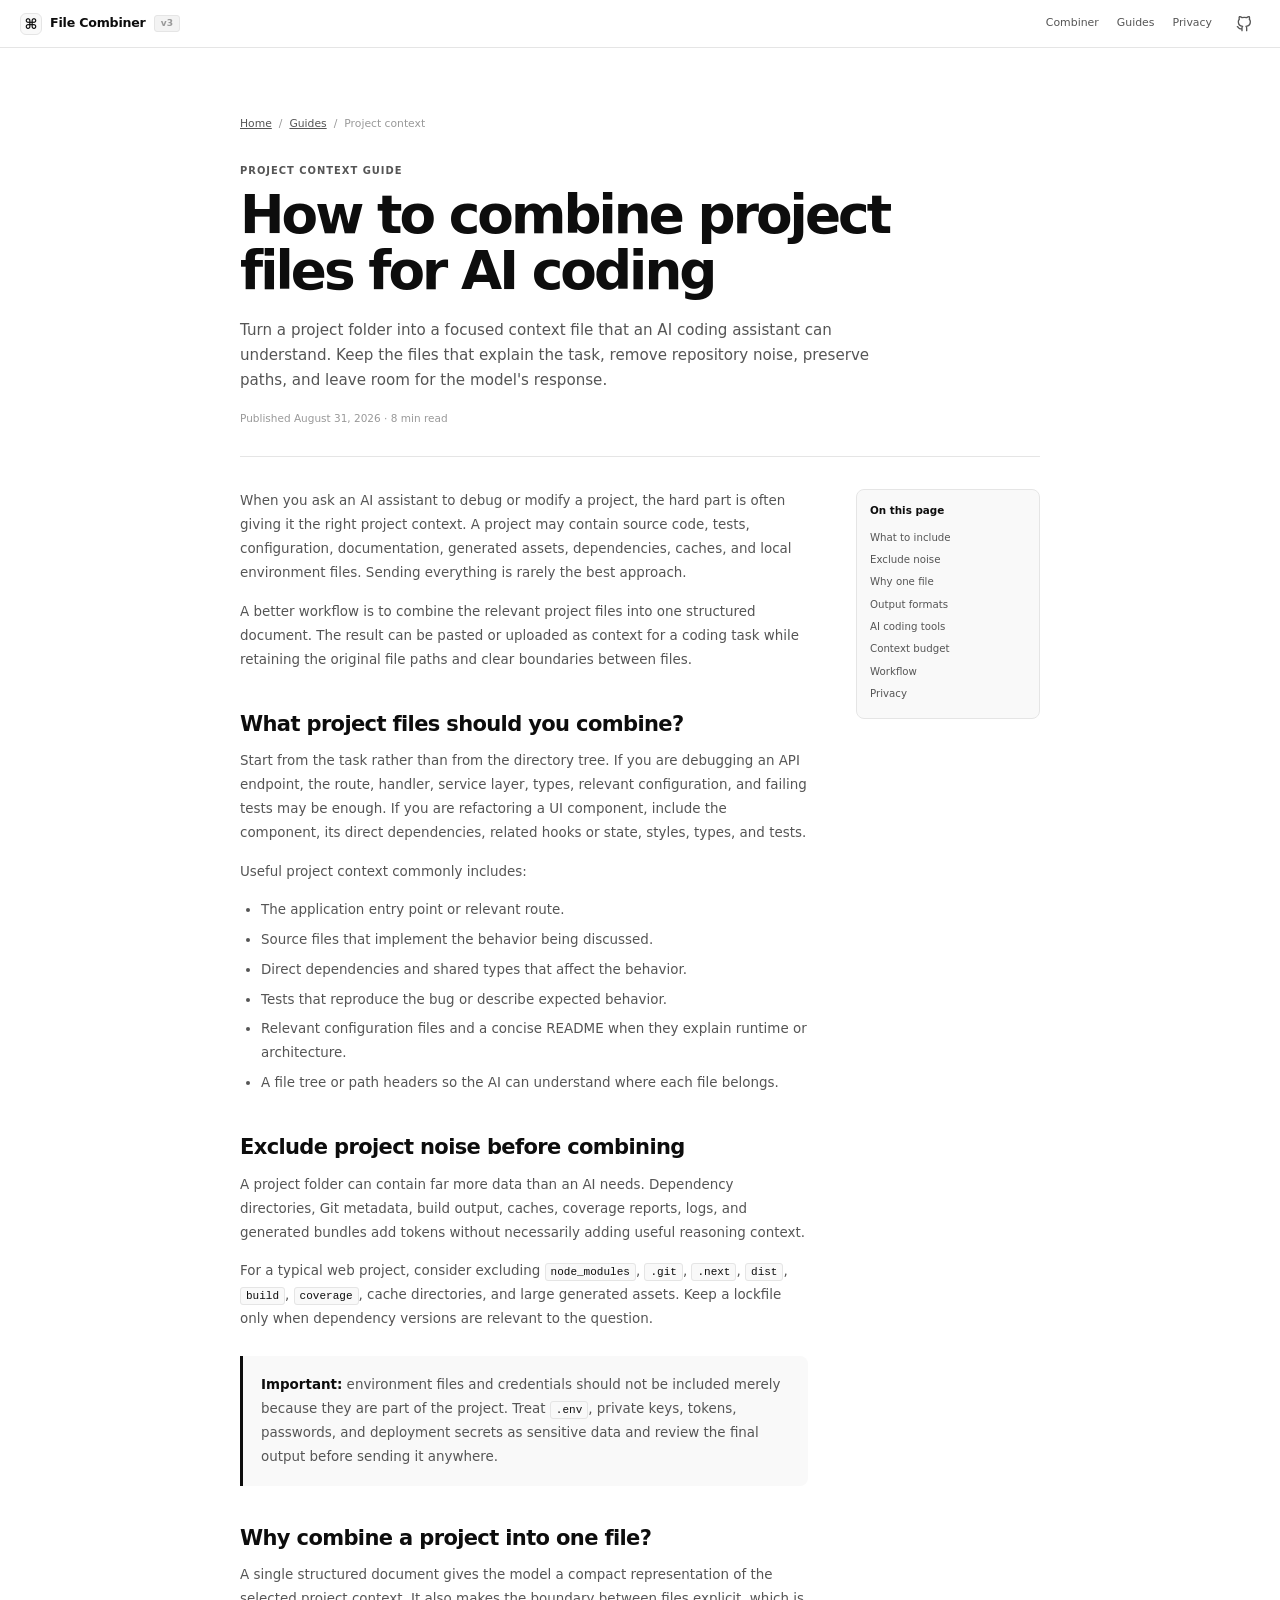
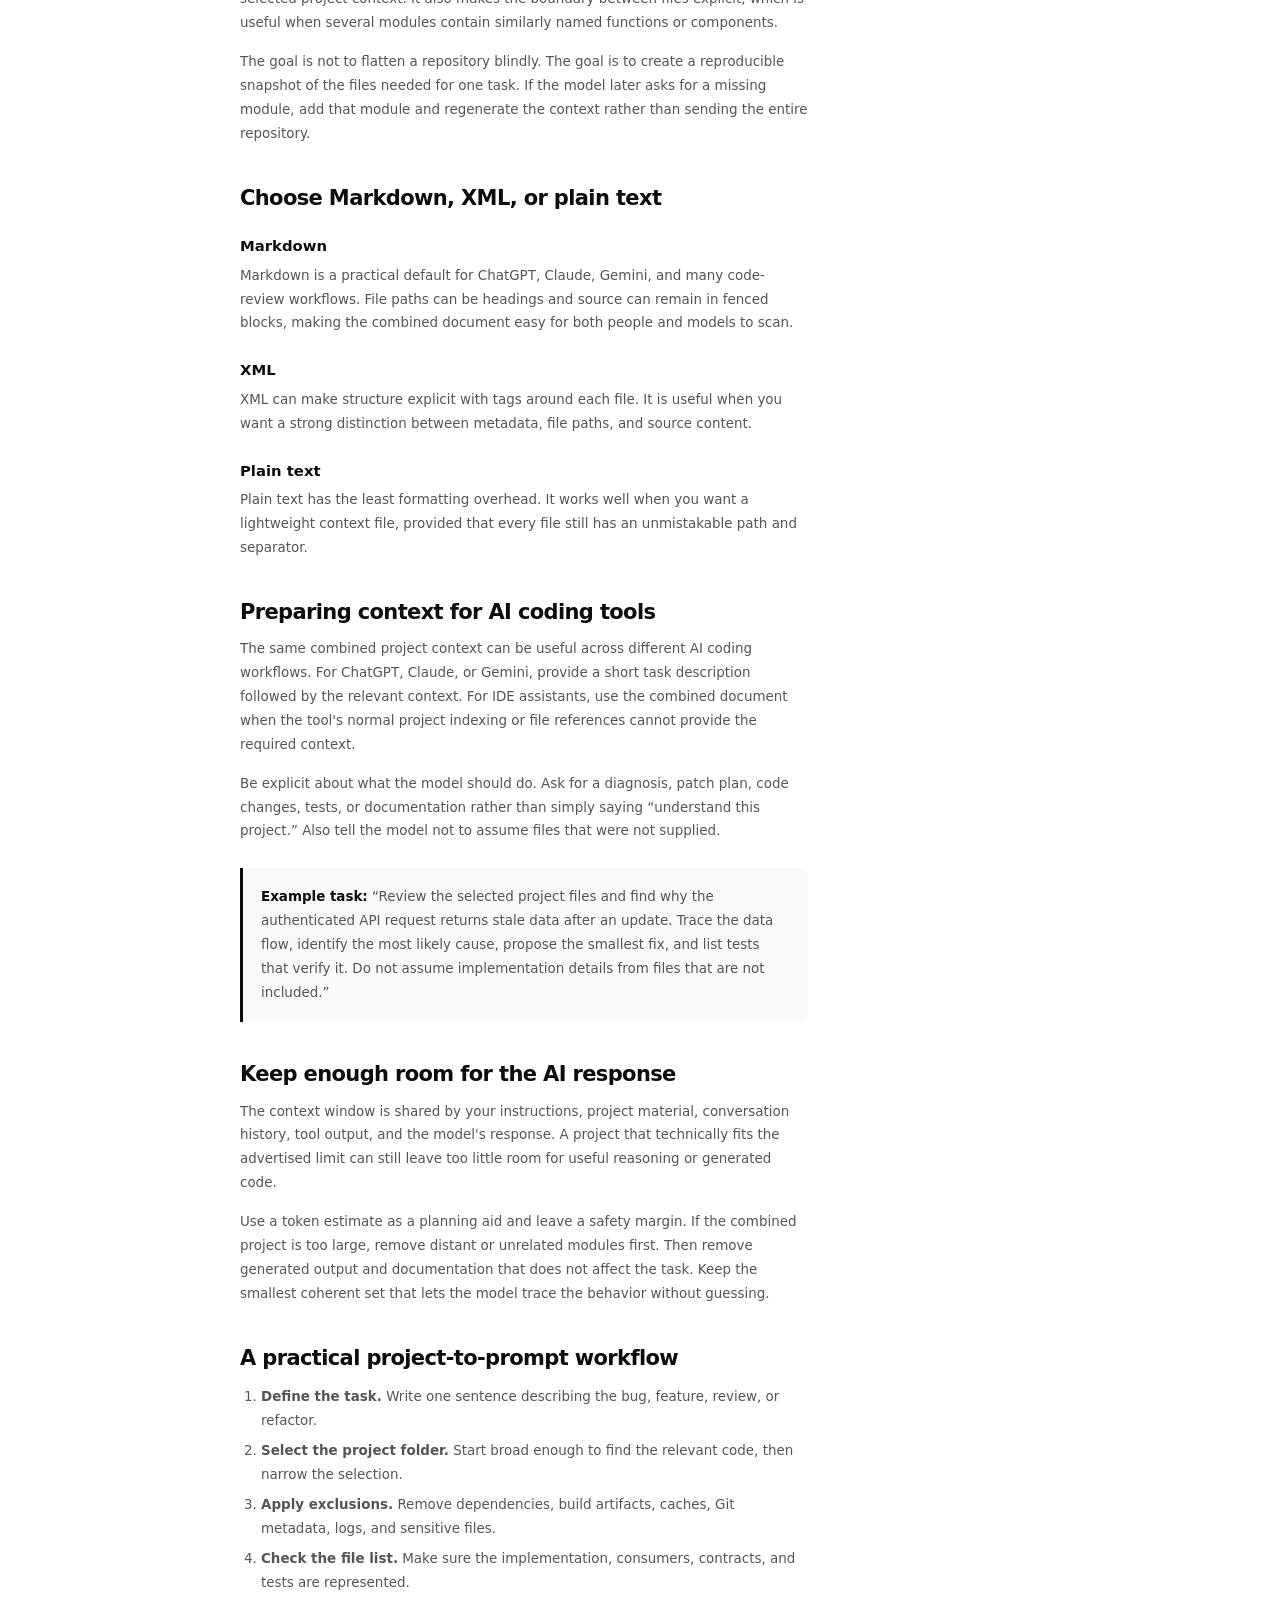
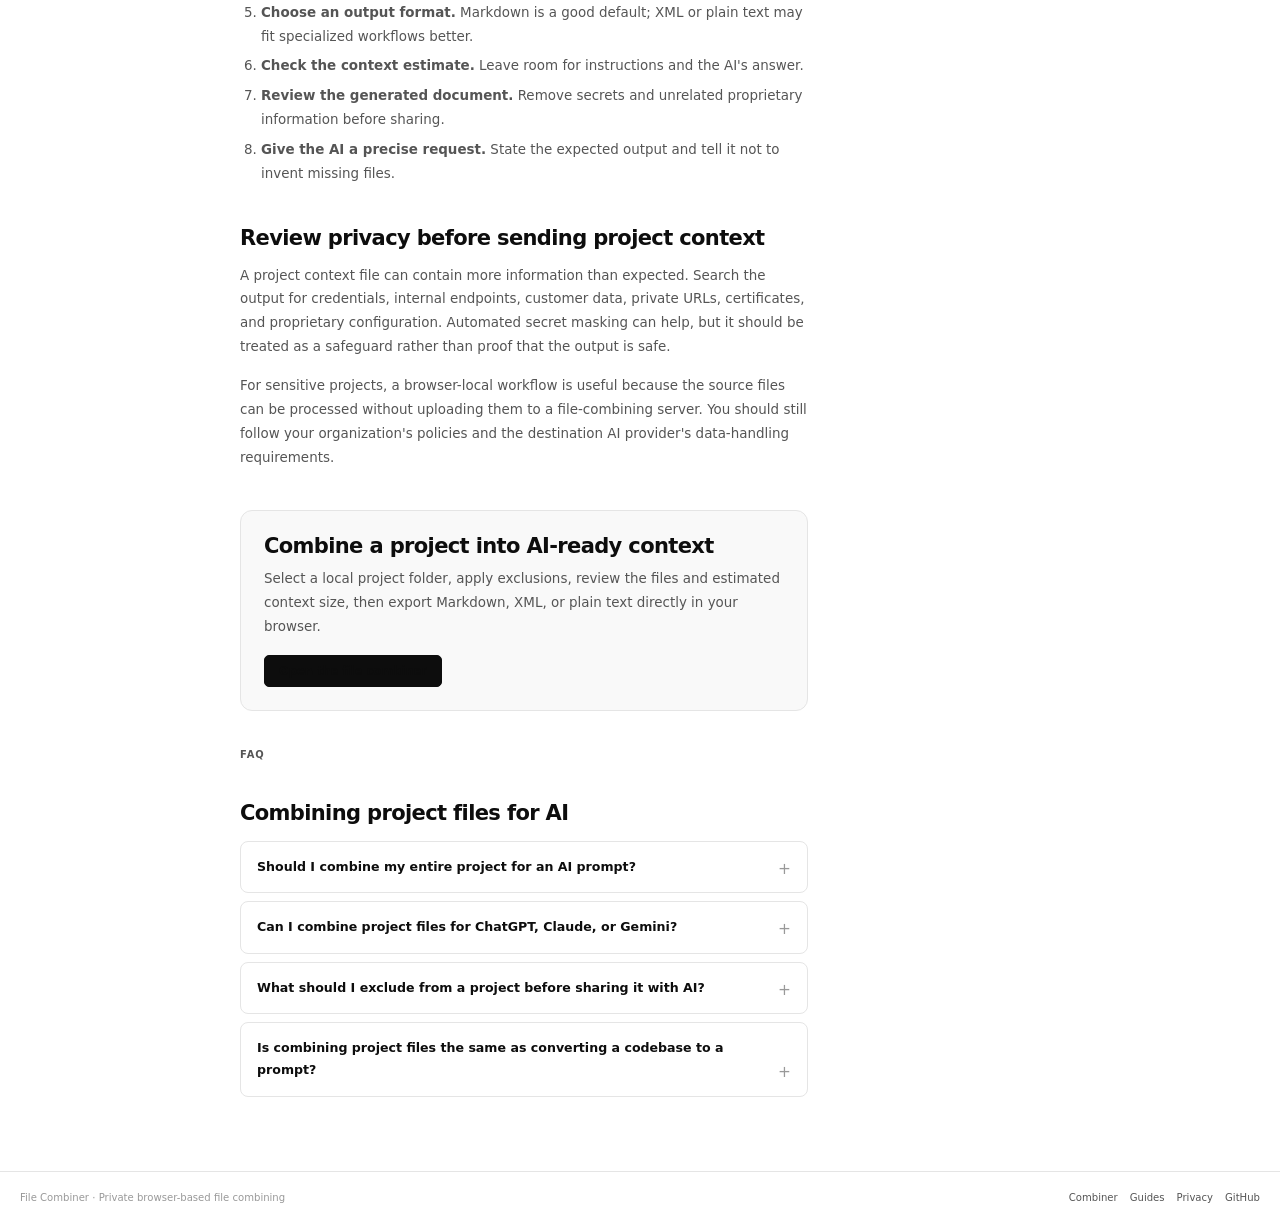
<file: guides/combine-project-files-for-ai.html>
<!doctype html>
<html lang="en" data-theme="light">
  <head>
    <meta charset="UTF-8" />
    <meta name="viewport" content="width=device-width, initial-scale=1.0" />
    <title>How to Combine Project Files for AI Coding | File Combiner</title>
    <meta name="description" content="Learn how to combine project files into focused AI-ready context for ChatGPT, Claude, Gemini, and coding assistants without sending unnecessary files." />
    <meta name="robots" content="index,follow,max-image-preview:large,max-snippet:-1,max-video-preview:-1" />
    <link rel="canonical" href="https://file-combiner.netlify.app/guides/combine-project-files-for-ai.html" />
    <link rel="icon" href="/favicon.svg" type="image/svg+xml" />
    <meta property="og:type" content="article" />
    <meta property="og:site_name" content="File Combiner" />
    <meta property="og:title" content="How to Combine Project Files for AI Coding" />
    <meta property="og:description" content="A practical guide to turning a project folder into focused, AI-ready context for coding tasks." />
    <meta property="og:url" content="https://file-combiner.netlify.app/guides/combine-project-files-for-ai.html" />
    <meta property="og:image" content="https://file-combiner.netlify.app/assets/og-file-combiner.png" />
    <meta property="og:image:alt" content="File Combiner — project files prepared as AI-ready context" />
    <meta name="twitter:card" content="summary_large_image" />
    <meta name="twitter:title" content="How to Combine Project Files for AI Coding" />
    <meta name="twitter:description" content="Turn a project folder into focused AI-ready context without including unnecessary files." />
    <meta name="twitter:image" content="https://file-combiner.netlify.app/assets/og-file-combiner.png" />
    <script src="/theme.js"></script>
    <link rel="stylesheet" href="/styles.css" />
    <script type="application/ld+json">
      {
        "@context": "https://schema.org",
        "@graph": [
          {
            "@type": "Article",
            "headline": "How to Combine Project Files for AI Coding",
            "description": "A practical guide to turning a project folder into focused, AI-ready context for coding tasks.",
            "datePublished": "2026-08-31",
            "dateModified": "2026-08-31",
            "mainEntityOfPage": "https://file-combiner.netlify.app/guides/combine-project-files-for-ai.html",
            "image": "https://file-combiner.netlify.app/assets/og-file-combiner.png",
            "author": { "@type": "Person", "name": "Manan", "url": "https://github.com/Manan-49" },
            "publisher": { "@type": "Organization", "name": "File Combiner", "url": "https://file-combiner.netlify.app/" }
          },
          {
            "@type": "BreadcrumbList",
            "itemListElement": [
              { "@type": "ListItem", "position": 1, "name": "Home", "item": "https://file-combiner.netlify.app/" },
              { "@type": "ListItem", "position": 2, "name": "Guides", "item": "https://file-combiner.netlify.app/guides/" },
              { "@type": "ListItem", "position": 3, "name": "How to Combine Project Files for AI Coding", "item": "https://file-combiner.netlify.app/guides/combine-project-files-for-ai.html" }
            ]
          }
        ]
      }
    </script>
  </head>
  <body>
    <a class="skip-link" href="#article">Skip to article</a>
    <div class="guide-shell">
      <header class="topbar" aria-label="Guide navigation">
        <a class="brand" href="/" aria-label="File Combiner home"><span class="app-logo brand-mark" aria-hidden="true">⌘</span><span class="app-name">File Combiner</span><span class="version-chip">v3</span></a>
        <nav class="topbar-nav" aria-label="Primary"><a href="/#combiner">Combiner</a><a href="/guides/">Guides</a><a href="/#privacy">Privacy</a></nav>
        <div class="topbar-right"><a href="https://github.com/Manan-49/file-combiner" target="_blank" rel="noopener noreferrer" class="icon-btn" aria-label="Open File Combiner on GitHub" title="GitHub repository"><svg xmlns="http://www.w3.org/2000/svg" width="16" height="16" viewBox="0 0 24 24" fill="none" stroke="currentColor" stroke-width="2" stroke-linecap="round" stroke-linejoin="round" aria-hidden="true"><path d="M9 19c-5 1.5-5-2.5-7-3m14 6v-3.87a3.37 3.37 0 0 0-.94-2.61c3.14-.35 6.44-1.54 6.44-7A5.44 5.44 0 0 0 20 4.77 5.07 5.07 0 0 0 19.91 1S18.73.65 16 2.48a13.38 13.38 0 0 0-7 0C6.27.65 5.09 1 5.09 1A5.07 5.07 0 0 0 5 4.77a5.44 5.44 0 0 0-1.5 3.78c0 5.42 3.3 6.61 6.44 7A3.37 3.37 0 0 0 9 18.13V22" /></svg></a></div>
      </header>

      <main class="guide-main">
        <nav class="guide-breadcrumb" aria-label="Breadcrumb"><a href="/">Home</a><span aria-hidden="true">/</span><a href="/guides/">Guides</a><span aria-hidden="true">/</span><span>Project context</span></nav>
        <header class="guide-hero">
          <p class="eyebrow">Project context guide</p>
          <h1>How to combine project files for AI coding</h1>
          <p class="guide-dek">Turn a project folder into a focused context file that an AI coding assistant can understand. Keep the files that explain the task, remove repository noise, preserve paths, and leave room for the model's response.</p>
          <p class="guide-meta"><time datetime="2026-08-31">Published August 31, 2026</time> · 8 min read</p>
        </header>

        <div class="guide-layout">
          <article class="article-body" id="article">
            <p>When you ask an AI assistant to debug or modify a project, the hard part is often giving it the right project context. A project may contain source code, tests, configuration, documentation, generated assets, dependencies, caches, and local environment files. Sending everything is rarely the best approach.</p>
            <p>A better workflow is to combine the relevant project files into one structured document. The result can be pasted or uploaded as context for a coding task while retaining the original file paths and clear boundaries between files.</p>

            <h2 id="what-to-include">What project files should you combine?</h2>
            <p>Start from the task rather than from the directory tree. If you are debugging an API endpoint, the route, handler, service layer, types, relevant configuration, and failing tests may be enough. If you are refactoring a UI component, include the component, its direct dependencies, related hooks or state, styles, types, and tests.</p>
            <p>Useful project context commonly includes:</p>
            <ul>
              <li>The application entry point or relevant route.</li>
              <li>Source files that implement the behavior being discussed.</li>
              <li>Direct dependencies and shared types that affect the behavior.</li>
              <li>Tests that reproduce the bug or describe expected behavior.</li>
              <li>Relevant configuration files and a concise README when they explain runtime or architecture.</li>
              <li>A file tree or path headers so the AI can understand where each file belongs.</li>
            </ul>

            <h2 id="exclude-noise">Exclude project noise before combining</h2>
            <p>A project folder can contain far more data than an AI needs. Dependency directories, Git metadata, build output, caches, coverage reports, logs, and generated bundles add tokens without necessarily adding useful reasoning context.</p>
            <p>For a typical web project, consider excluding <code>node_modules</code>, <code>.git</code>, <code>.next</code>, <code>dist</code>, <code>build</code>, <code>coverage</code>, cache directories, and large generated assets. Keep a lockfile only when dependency versions are relevant to the question.</p>
            <div class="article-callout"><strong>Important:</strong> environment files and credentials should not be included merely because they are part of the project. Treat <code>.env</code>, private keys, tokens, passwords, and deployment secrets as sensitive data and review the final output before sending it anywhere.</div>

            <h2 id="one-file">Why combine a project into one file?</h2>
            <p>A single structured document gives the model a compact representation of the selected project context. It also makes the boundary between files explicit, which is useful when several modules contain similarly named functions or components.</p>
            <p>The goal is not to flatten a repository blindly. The goal is to create a reproducible snapshot of the files needed for one task. If the model later asks for a missing module, add that module and regenerate the context rather than sending the entire repository.</p>

            <h2 id="formats">Choose Markdown, XML, or plain text</h2>
            <h3>Markdown</h3>
            <p>Markdown is a practical default for ChatGPT, Claude, Gemini, and many code-review workflows. File paths can be headings and source can remain in fenced blocks, making the combined document easy for both people and models to scan.</p>
            <h3>XML</h3>
            <p>XML can make structure explicit with tags around each file. It is useful when you want a strong distinction between metadata, file paths, and source content.</p>
            <h3>Plain text</h3>
            <p>Plain text has the least formatting overhead. It works well when you want a lightweight context file, provided that every file still has an unmistakable path and separator.</p>

            <h2 id="ai-tools">Preparing context for AI coding tools</h2>
            <p>The same combined project context can be useful across different AI coding workflows. For ChatGPT, Claude, or Gemini, provide a short task description followed by the relevant context. For IDE assistants, use the combined document when the tool's normal project indexing or file references cannot provide the required context.</p>
            <p>Be explicit about what the model should do. Ask for a diagnosis, patch plan, code changes, tests, or documentation rather than simply saying “understand this project.” Also tell the model not to assume files that were not supplied.</p>
            <div class="article-callout"><strong>Example task:</strong> “Review the selected project files and find why the authenticated API request returns stale data after an update. Trace the data flow, identify the most likely cause, propose the smallest fix, and list tests that verify it. Do not assume implementation details from files that are not included.”</div>

            <h2 id="context-budget">Keep enough room for the AI response</h2>
            <p>The context window is shared by your instructions, project material, conversation history, tool output, and the model's response. A project that technically fits the advertised limit can still leave too little room for useful reasoning or generated code.</p>
            <p>Use a token estimate as a planning aid and leave a safety margin. If the combined project is too large, remove distant or unrelated modules first. Then remove generated output and documentation that does not affect the task. Keep the smallest coherent set that lets the model trace the behavior without guessing.</p>

            <h2 id="workflow">A practical project-to-prompt workflow</h2>
            <ol>
              <li><strong>Define the task.</strong> Write one sentence describing the bug, feature, review, or refactor.</li>
              <li><strong>Select the project folder.</strong> Start broad enough to find the relevant code, then narrow the selection.</li>
              <li><strong>Apply exclusions.</strong> Remove dependencies, build artifacts, caches, Git metadata, logs, and sensitive files.</li>
              <li><strong>Check the file list.</strong> Make sure the implementation, consumers, contracts, and tests are represented.</li>
              <li><strong>Choose an output format.</strong> Markdown is a good default; XML or plain text may fit specialized workflows better.</li>
              <li><strong>Check the context estimate.</strong> Leave room for instructions and the AI's answer.</li>
              <li><strong>Review the generated document.</strong> Remove secrets and unrelated proprietary information before sharing.</li>
              <li><strong>Give the AI a precise request.</strong> State the expected output and tell it not to invent missing files.</li>
            </ol>

            <h2 id="privacy">Review privacy before sending project context</h2>
            <p>A project context file can contain more information than expected. Search the output for credentials, internal endpoints, customer data, private URLs, certificates, and proprietary configuration. Automated secret masking can help, but it should be treated as a safeguard rather than proof that the output is safe.</p>
            <p>For sensitive projects, a browser-local workflow is useful because the source files can be processed without uploading them to a file-combining server. You should still follow your organization's policies and the destination AI provider's data-handling requirements.</p>

            <section class="guide-cta" aria-labelledby="ctaTitle">
              <h2 id="ctaTitle">Combine a project into AI-ready context</h2>
              <p>Select a local project folder, apply exclusions, review the files and estimated context size, then export Markdown, XML, or plain text directly in your browser.</p>
              <a class="btn btn-primary" href="/#combiner">Open the file combiner</a>
            </section>

            <section class="guide-faq" aria-labelledby="faqTitle">
              <p class="eyebrow">FAQ</p>
              <h2 id="faqTitle">Combining project files for AI</h2>
              <div class="faq-list">
                <details><summary>Should I combine my entire project for an AI prompt?</summary><p>Usually no. Start with the files that implement the requested behavior, their direct dependencies, relevant configuration, and tests. Add more files when they resolve a specific uncertainty.</p></details>
                <details><summary>Can I combine project files for ChatGPT, Claude, or Gemini?</summary><p>Yes. A structured Markdown, XML, or plain-text context file can be used in many AI coding workflows. Check the destination service's current file and context limits before sharing a large project.</p></details>
                <details><summary>What should I exclude from a project before sharing it with AI?</summary><p>Common exclusions include dependency directories, Git metadata, build output, caches, coverage, large logs, generated bundles, and secrets. Keep a file only when it materially helps answer the task.</p></details>
                <details><summary>Is combining project files the same as converting a codebase to a prompt?</summary><p>They are closely related workflows. Combining files creates the structured source context; the final prompt adds the task, constraints, and expected output that tell the AI what to do with that context.</p></details>
              </div>
            </section>
          </article>

          <aside class="article-toc" aria-label="Table of contents"><strong>On this page</strong><a href="#what-to-include">What to include</a><a href="#exclude-noise">Exclude noise</a><a href="#one-file">Why one file</a><a href="#formats">Output formats</a><a href="#ai-tools">AI coding tools</a><a href="#context-budget">Context budget</a><a href="#workflow">Workflow</a><a href="#privacy">Privacy</a></aside>
        </div>
      </main>

      <footer class="footer"><span>File Combiner · Private browser-based file combining</span><span class="footer-links"><a href="/">Combiner</a><a href="/guides/">Guides</a><a href="/#privacy">Privacy</a><a href="https://github.com/Manan-49/file-combiner" target="_blank" rel="noopener noreferrer">GitHub</a></span></footer>
    </div>
  </body>
</html>
</file>
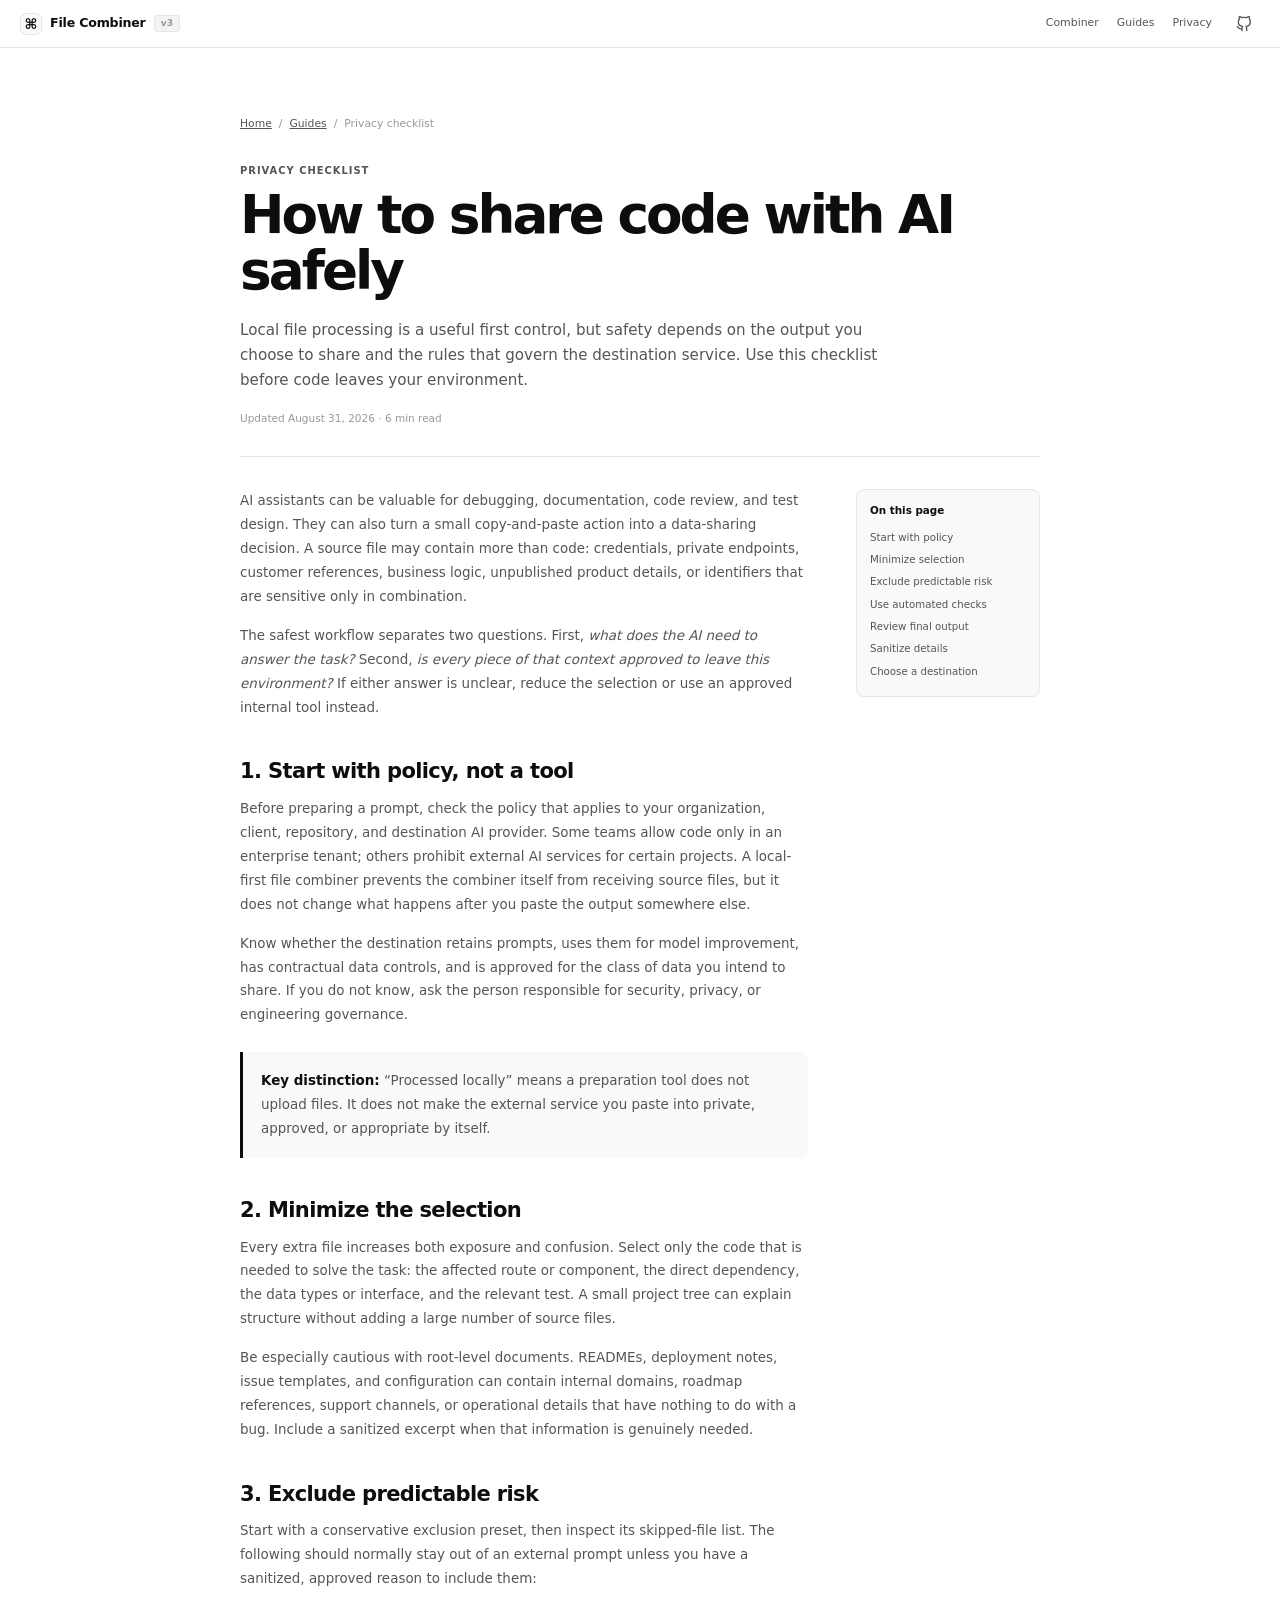
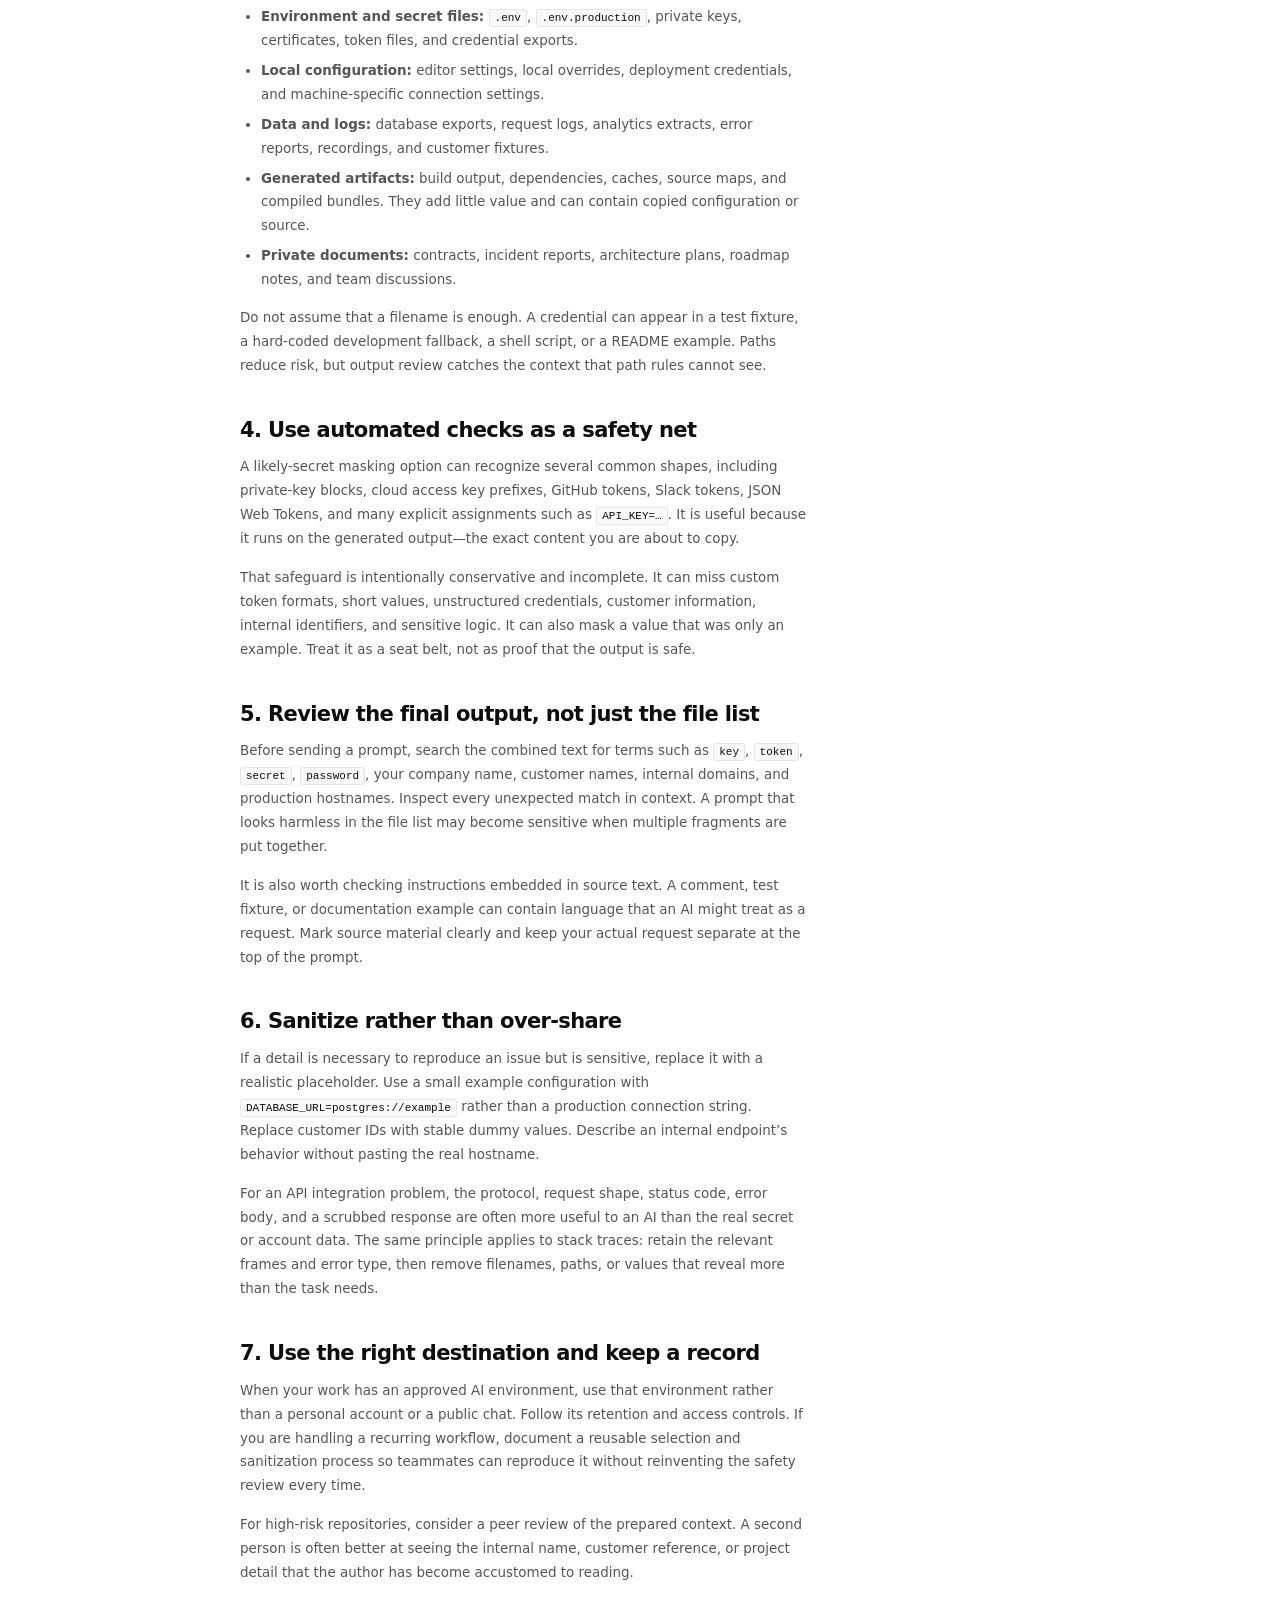
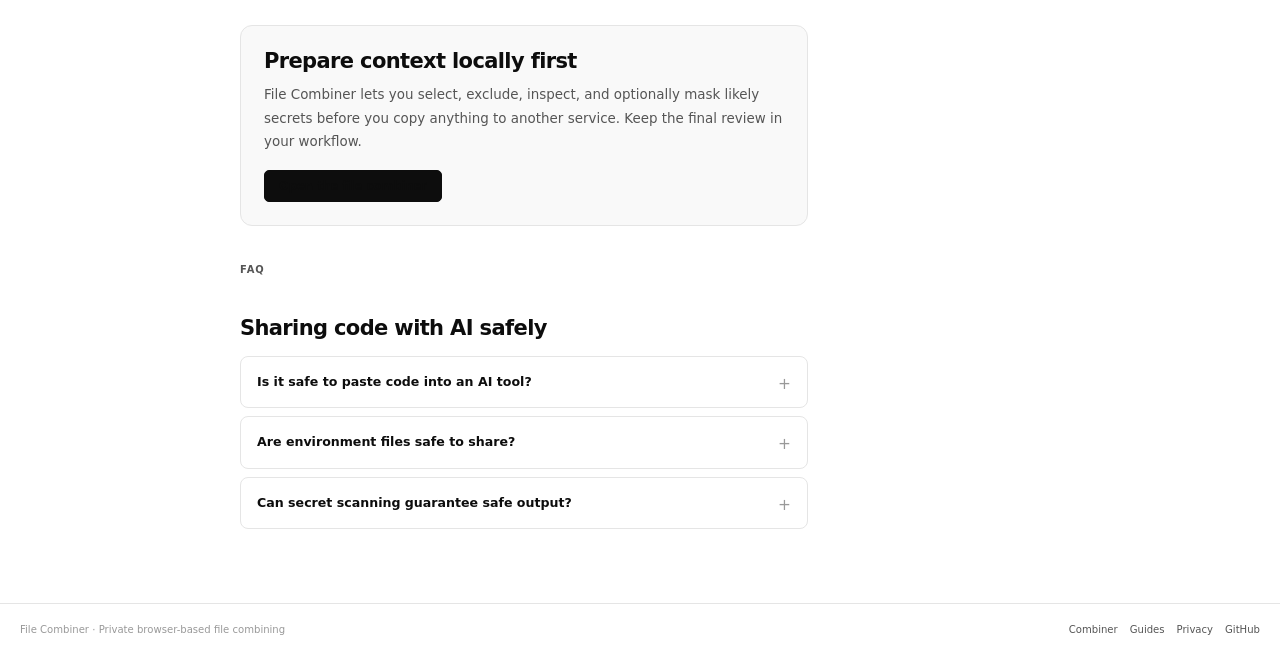
<file: guides/share-code-with-ai-safely.html>
<!doctype html>
<html lang="en" data-theme="light">
  <head>
    <meta charset="UTF-8" />
    <meta name="viewport" content="width=device-width, initial-scale=1.0" />
    <title>How to Share Code With AI Safely | File Combiner</title>
    <meta name="description" content="A practical checklist for sharing code with AI safely: remove secrets, minimize context, and review prompts before using an external service." />
    <meta name="robots" content="index,follow,max-image-preview:large,max-snippet:-1,max-video-preview:-1" />
    <link rel="canonical" href="https://file-combiner.netlify.app/guides/share-code-with-ai-safely.html" />
    <link rel="icon" href="/favicon.svg" type="image/svg+xml" />
    <meta property="og:type" content="article" />
    <meta property="og:site_name" content="File Combiner" />
    <meta property="og:title" content="How to Share Code With AI Safely: A Practical Privacy Checklist" />
    <meta property="og:description" content="Reduce accidental disclosure of secrets and sensitive project context before using an AI service." />
    <meta property="og:url" content="https://file-combiner.netlify.app/guides/share-code-with-ai-safely.html" />
    <meta property="og:image" content="https://file-combiner.netlify.app/assets/og-file-combiner.png" />
    <meta property="og:image:alt" content="File Combiner — reviewing code before sharing it with AI" />
    <meta name="twitter:card" content="summary_large_image" />
    <meta name="twitter:title" content="How to Share Code With AI Safely: A Practical Privacy Checklist" />
    <meta name="twitter:description" content="Reduce accidental disclosure of secrets and sensitive project context before using an AI service." />
    <meta name="twitter:image" content="https://file-combiner.netlify.app/assets/og-file-combiner.png" />
    <script src="/theme.js"></script>
    <link rel="stylesheet" href="/styles.css" />
    <script type="application/ld+json">
      {
        "@context": "https://schema.org",
        "@graph": [
          {
            "@type": "Article",
            "headline": "How to Share Code With AI Safely: A Practical Privacy Checklist",
            "description": "A practical checklist for reducing accidental exposure when preparing code for an external AI service.",
            "datePublished": "2026-08-03",
            "dateModified": "2026-08-31",
            "mainEntityOfPage": "https://file-combiner.netlify.app/guides/share-code-with-ai-safely.html",
            "image": "https://file-combiner.netlify.app/assets/og-file-combiner.png",
            "author": {
              "@type": "Person",
              "name": "Manan",
              "url": "https://github.com/Manan-49"
            },
            "publisher": {
              "@type": "Organization",
              "name": "File Combiner",
              "url": "https://file-combiner.netlify.app/"
            }
          },
          {
            "@type": "BreadcrumbList",
            "itemListElement": [
              { "@type": "ListItem", "position": 1, "name": "Home", "item": "https://file-combiner.netlify.app/" },
              { "@type": "ListItem", "position": 2, "name": "Guides", "item": "https://file-combiner.netlify.app/guides/" },
              { "@type": "ListItem", "position": 3, "name": "How to Share Code With AI Safely", "item": "https://file-combiner.netlify.app/guides/share-code-with-ai-safely.html" }
            ]
          }
        ]
      }
    </script>
  </head>
  <body>
    <a class="skip-link" href="#article">Skip to article</a>
    <div class="guide-shell">
      <header class="topbar" aria-label="Guide navigation">
        <a class="brand" href="/" aria-label="File Combiner home"><span class="app-logo brand-mark" aria-hidden="true">⌘</span><span class="app-name">File Combiner</span><span class="version-chip">v3</span></a>
        <nav class="topbar-nav" aria-label="Primary"><a href="/#combiner">Combiner</a><a href="/guides/">Guides</a><a href="/#privacy">Privacy</a></nav>
        <div class="topbar-right"><a href="https://github.com/Manan-49/file-combiner" target="_blank" rel="noopener noreferrer" class="icon-btn" aria-label="Open File Combiner on GitHub" title="GitHub repository"><svg xmlns="http://www.w3.org/2000/svg" width="16" height="16" viewBox="0 0 24 24" fill="none" stroke="currentColor" stroke-width="2" stroke-linecap="round" stroke-linejoin="round" aria-hidden="true"><path d="M9 19c-5 1.5-5-2.5-7-3m14 6v-3.87a3.37 3.37 0 0 0-.94-2.61c3.14-.35 6.44-1.54 6.44-7A5.44 5.44 0 0 0 20 4.77 5.07 5.07 0 0 0 19.91 1S18.73.65 16 2.48a13.38 13.38 0 0 0-7 0C6.27.65 5.09 1 5.09 1A5.07 5.07 0 0 0 5 4.77a5.44 5.44 0 0 0-1.5 3.78c0 5.42 3.3 6.61 6.44 7A3.37 3.37 0 0 0 9 18.13V22" /></svg></a></div>
      </header>

      <main class="guide-main">
        <nav class="guide-breadcrumb" aria-label="Breadcrumb"><a href="/">Home</a><span aria-hidden="true">/</span><a href="/guides/">Guides</a><span aria-hidden="true">/</span><span>Privacy checklist</span></nav>
        <header class="guide-hero">
          <p class="eyebrow">Privacy checklist</p>
          <h1>How to share code with AI safely</h1>
          <p class="guide-dek">Local file processing is a useful first control, but safety depends on the output you choose to share and the rules that govern the destination service. Use this checklist before code leaves your environment.</p>
          <p class="guide-meta"><time datetime="2026-08-31">Updated August 31, 2026</time> · 6 min read</p>
        </header>

        <div class="guide-layout">
          <article class="article-body" id="article">
            <p>AI assistants can be valuable for debugging, documentation, code review, and test design. They can also turn a small copy-and-paste action into a data-sharing decision. A source file may contain more than code: credentials, private endpoints, customer references, business logic, unpublished product details, or identifiers that are sensitive only in combination.</p>
            <p>The safest workflow separates two questions. First, <em>what does the AI need to answer the task?</em> Second, <em>is every piece of that context approved to leave this environment?</em> If either answer is unclear, reduce the selection or use an approved internal tool instead.</p>

            <h2 id="policy">1. Start with policy, not a tool</h2>
            <p>Before preparing a prompt, check the policy that applies to your organization, client, repository, and destination AI provider. Some teams allow code only in an enterprise tenant; others prohibit external AI services for certain projects. A local-first file combiner prevents the combiner itself from receiving source files, but it does not change what happens after you paste the output somewhere else.</p>
            <p>Know whether the destination retains prompts, uses them for model improvement, has contractual data controls, and is approved for the class of data you intend to share. If you do not know, ask the person responsible for security, privacy, or engineering governance.</p>

            <div class="article-callout"><strong>Key distinction:</strong> “Processed locally” means a preparation tool does not upload files. It does not make the external service you paste into private, approved, or appropriate by itself.</div>

            <h2 id="minimize">2. Minimize the selection</h2>
            <p>Every extra file increases both exposure and confusion. Select only the code that is needed to solve the task: the affected route or component, the direct dependency, the data types or interface, and the relevant test. A small project tree can explain structure without adding a large number of source files.</p>
            <p>Be especially cautious with root-level documents. READMEs, deployment notes, issue templates, and configuration can contain internal domains, roadmap references, support channels, or operational details that have nothing to do with a bug. Include a sanitized excerpt when that information is genuinely needed.</p>

            <h2 id="exclude">3. Exclude predictable risk</h2>
            <p>Start with a conservative exclusion preset, then inspect its skipped-file list. The following should normally stay out of an external prompt unless you have a sanitized, approved reason to include them:</p>
            <ul>
              <li><strong>Environment and secret files:</strong> <code>.env</code>, <code>.env.production</code>, private keys, certificates, token files, and credential exports.</li>
              <li><strong>Local configuration:</strong> editor settings, local overrides, deployment credentials, and machine-specific connection settings.</li>
              <li><strong>Data and logs:</strong> database exports, request logs, analytics extracts, error reports, recordings, and customer fixtures.</li>
              <li><strong>Generated artifacts:</strong> build output, dependencies, caches, source maps, and compiled bundles. They add little value and can contain copied configuration or source.</li>
              <li><strong>Private documents:</strong> contracts, incident reports, architecture plans, roadmap notes, and team discussions.</li>
            </ul>
            <p>Do not assume that a filename is enough. A credential can appear in a test fixture, a hard-coded development fallback, a shell script, or a README example. Paths reduce risk, but output review catches the context that path rules cannot see.</p>

            <h2 id="scan">4. Use automated checks as a safety net</h2>
            <p>A likely-secret masking option can recognize several common shapes, including private-key blocks, cloud access key prefixes, GitHub tokens, Slack tokens, JSON Web Tokens, and many explicit assignments such as <code>API_KEY=…</code>. It is useful because it runs on the generated output—the exact content you are about to copy.</p>
            <p>That safeguard is intentionally conservative and incomplete. It can miss custom token formats, short values, unstructured credentials, customer information, internal identifiers, and sensitive logic. It can also mask a value that was only an example. Treat it as a seat belt, not as proof that the output is safe.</p>

            <h2 id="review">5. Review the final output, not just the file list</h2>
            <p>Before sending a prompt, search the combined text for terms such as <code>key</code>, <code>token</code>, <code>secret</code>, <code>password</code>, your company name, customer names, internal domains, and production hostnames. Inspect every unexpected match in context. A prompt that looks harmless in the file list may become sensitive when multiple fragments are put together.</p>
            <p>It is also worth checking instructions embedded in source text. A comment, test fixture, or documentation example can contain language that an AI might treat as a request. Mark source material clearly and keep your actual request separate at the top of the prompt.</p>

            <h2 id="sanitize">6. Sanitize rather than over-share</h2>
            <p>If a detail is necessary to reproduce an issue but is sensitive, replace it with a realistic placeholder. Use a small example configuration with <code>DATABASE_URL=postgres://example</code> rather than a production connection string. Replace customer IDs with stable dummy values. Describe an internal endpoint’s behavior without pasting the real hostname.</p>
            <p>For an API integration problem, the protocol, request shape, status code, error body, and a scrubbed response are often more useful to an AI than the real secret or account data. The same principle applies to stack traces: retain the relevant frames and error type, then remove filenames, paths, or values that reveal more than the task needs.</p>

            <h2 id="destination">7. Use the right destination and keep a record</h2>
            <p>When your work has an approved AI environment, use that environment rather than a personal account or a public chat. Follow its retention and access controls. If you are handling a recurring workflow, document a reusable selection and sanitization process so teammates can reproduce it without reinventing the safety review every time.</p>
            <p>For high-risk repositories, consider a peer review of the prepared context. A second person is often better at seeing the internal name, customer reference, or project detail that the author has become accustomed to reading.</p>

            <section class="guide-cta" aria-labelledby="ctaTitle">
              <h2 id="ctaTitle">Prepare context locally first</h2>
              <p>File Combiner lets you select, exclude, inspect, and optionally mask likely secrets before you copy anything to another service. Keep the final review in your workflow.</p>
              <a class="btn btn-primary" href="/#combiner">Open the file combiner</a>
            </section>

            <section class="guide-faq" aria-labelledby="faqTitle">
              <p class="eyebrow">FAQ</p>
              <h2 id="faqTitle">Sharing code with AI safely</h2>
              <div class="faq-list">
                <details><summary>Is it safe to paste code into an AI tool?</summary><p>It depends on the code, the provider, the approved workflow, and your organization’s policy. Review the destination’s controls and the exact content before sharing it.</p></details>
                <details><summary>Are environment files safe to share?</summary><p>Usually not. Environment files can hold passwords, API keys, connection strings, internal hosts, and other values that are not needed for a typical code review. Prefer a sanitized example.</p></details>
                <details><summary>Can secret scanning guarantee safe output?</summary><p>No. Automated checks cannot recognize every credential, customer reference, internal identifier, or proprietary detail. They should support—not replace—human review.</p></details>
              </div>
            </section>
          </article>

          <aside class="article-toc" aria-label="Table of contents"><strong>On this page</strong><a href="#policy">Start with policy</a><a href="#minimize">Minimize selection</a><a href="#exclude">Exclude predictable risk</a><a href="#scan">Use automated checks</a><a href="#review">Review final output</a><a href="#sanitize">Sanitize details</a><a href="#destination">Choose a destination</a></aside>
        </div>
      </main>

      <footer class="footer"><span>File Combiner · Private browser-based file combining</span><span class="footer-links"><a href="/">Combiner</a><a href="/guides/">Guides</a><a href="/#privacy">Privacy</a><a href="https://github.com/Manan-49/file-combiner" target="_blank" rel="noopener noreferrer">GitHub</a></span></footer>
    </div>
  </body>
</html>
</file>
<file: styles.css>
/* ─────────────────────────────────────────────────────────────────────────────
   File Combiner v2 — styles.css
   Design: minimal, flat, neutral. No gradients, no glow, no AI vibe.
───────────────────────────────────────────────────────────────────────────── */

/* ── Reset ── */
*,
*::before,
*::after {
  margin: 0;
  padding: 0;
  box-sizing: border-box;
}

/* ── Tokens ── */
:root {
  --bg: #ffffff;
  --bg-subtle: #f9f9f9;
  --bg-raised: #f3f3f3;
  --bg-overlay: rgba(0, 0, 0, 0.45);

  --border: #e5e5e5;
  --border-focus: #000000;

  --text: #0d0d0d;
  --text-2: #555555;
  --text-3: #999999;

  --accent: #0d0d0d;
  --accent-bg: #0d0d0d;
  --accent-text: #ffffff;

  --danger: #dc2626;
  --warning: #d97706;
  --success: #16a34a;

  --radius-xs: 3px;
  --radius-sm: 5px;
  --radius-md: 8px;
  --radius-lg: 12px;

  --font-mono:
    "Cascadia Code", "Fira Code", ui-monospace, "Courier New", monospace;

  --topbar-h: 48px;

  /* transitions */
  --t: 0.15s ease;
}

[data-theme="dark"] {
  --bg: #0d0d0d;
  --bg-subtle: #141414;
  --bg-raised: #1c1c1c;
  --bg-overlay: rgba(0, 0, 0, 0.65);

  --border: #262626;
  --border-focus: #ffffff;

  --text: #f0f0f0;
  --text-2: #a0a0a0;
  --text-3: #555555;

  --accent: #f0f0f0;
  --accent-bg: #f0f0f0;
  --accent-text: #0d0d0d;

  --danger: #f87171;
  --warning: #fbbf24;
  --success: #4ade80;
}

/* ── Base ── */
html {
  font-size: 14px;
  scroll-behavior: smooth;
}

body {
  font-family:
    "Inter",
    "Segoe UI",
    system-ui,
    -apple-system,
    sans-serif;
  background: var(--bg);
  color: var(--text);
  min-height: 100vh;
  line-height: 1.5;
  -webkit-font-smoothing: antialiased;
}

/* ── App Shell ── */
.app {
  display: flex;
  flex-direction: column;
  min-height: 100vh;
}

/* ── Topbar ── */
.topbar {
  height: var(--topbar-h);
  border-bottom: 1px solid var(--border);
  display: flex;
  align-items: center;
  justify-content: space-between;
  padding: 0 20px;
  background: var(--bg);
  position: sticky;
  top: 0;
  z-index: 100;
}

.topbar-left {
  display: flex;
  align-items: center;
  gap: 8px;
}

.app-logo {
  font-size: 1.1rem;
  color: var(--text-2);
  line-height: 1;
}

.app-name {
  font-size: 0.9rem;
  font-weight: 600;
  letter-spacing: -0.2px;
  color: var(--text);
}

.version-chip {
  font-size: 0.65rem;
  font-weight: 600;
  color: var(--text-3);
  background: var(--bg-raised);
  border: 1px solid var(--border);
  padding: 1px 6px;
  border-radius: var(--radius-xs);
  letter-spacing: 0.2px;
}

.topbar-right {
  display: flex;
  align-items: center;
  gap: 4px;
}

/* ── Main ── */
.main {
  flex: 1;
  max-width: 820px;
  width: 100%;
  margin: 0 auto;
  padding: 32px 20px 64px;
  display: flex;
  flex-direction: column;
  gap: 12px;
}

/* ── Icon Button ── */
.icon-btn {
  display: inline-flex;
  align-items: center;
  justify-content: center;
  width: 32px;
  height: 32px;
  background: transparent;
  border: 1px solid transparent;
  border-radius: var(--radius-sm);
  color: var(--text-2);
  cursor: pointer;
  transition:
    background var(--t),
    border-color var(--t),
    color var(--t);
  text-decoration: none;
  flex-shrink: 0;
}

.icon-btn:hover {
  background: var(--bg-raised);
  border-color: var(--border);
  color: var(--text);
}

.icon-btn:focus-visible {
  outline: 2px solid var(--border-focus);
  outline-offset: 1px;
}

/* ── Drop Zone ── */
.drop-zone {
  border: 1.5px dashed var(--border);
  border-radius: var(--radius-lg);
  padding: 48px 24px;
  text-align: center;
  cursor: pointer;
  transition:
    border-color var(--t),
    background var(--t);
  background: var(--bg-subtle);
  outline: none;
  user-select: none;
}

.drop-zone:hover,
.drop-zone:focus-visible {
  border-color: var(--text-2);
  background: var(--bg-raised);
}

.drop-zone.dragover {
  border-color: var(--text);
  border-style: solid;
  background: var(--bg-raised);
}

.drop-icon {
  display: flex;
  align-items: center;
  justify-content: center;
  width: 48px;
  height: 48px;
  border-radius: var(--radius-md);
  background: var(--bg-raised);
  border: 1px solid var(--border);
  margin: 0 auto 16px;
  color: var(--text-2);
  transition: background var(--t);
}

.drop-zone:hover .drop-icon,
.drop-zone.dragover .drop-icon {
  background: var(--bg);
  color: var(--text);
}

.drop-title {
  font-size: 0.95rem;
  font-weight: 600;
  color: var(--text);
  margin-bottom: 4px;
}

.drop-sub {
  font-size: 0.82rem;
  color: var(--text-3);
}

.drop-link {
  color: var(--text-2);
  text-decoration: underline;
  text-underline-offset: 2px;
  cursor: pointer;
}

/* ── Progress Bar ── */
.load-progress {
  background: var(--bg-subtle);
  border: 1px solid var(--border);
  border-radius: var(--radius-md);
  padding: 12px 16px;
  opacity: 1;
  transition: opacity 0.3s ease;
}

.load-progress.progress-done {
  opacity: 0;
}

.load-progress-header {
  display: flex;
  justify-content: space-between;
  align-items: center;
  margin-bottom: 8px;
}

.load-progress-label {
  font-size: 0.8rem;
  color: var(--text-2);
  font-weight: 500;
}

.load-progress-pct {
  font-size: 0.75rem;
  font-weight: 600;
  color: var(--text-3);
  font-variant-numeric: tabular-nums;
}

.progress-track {
  height: 3px;
  background: var(--bg-raised);
  border-radius: 2px;
  overflow: hidden;
}

.progress-fill {
  height: 100%;
  background: var(--text);
  border-radius: 2px;
  transition: width 0.12s ease;
}

/* ── Panel ── */
.panel {
  border: 1px solid var(--border);
  border-radius: var(--radius-md);
  background: var(--bg);
  overflow: hidden;
}

.panel-header {
  display: flex;
  align-items: center;
  justify-content: space-between;
  padding: 11px 14px;
  cursor: pointer;
  user-select: none;
  border-bottom: 1px solid var(--border);
  transition: background var(--t);
}

.panel-header:hover {
  background: var(--bg-subtle);
}

.panel-header:focus-visible {
  outline: 2px solid var(--border-focus);
  outline-offset: -2px;
}

.panel-title {
  font-size: 0.82rem;
  font-weight: 600;
  color: var(--text);
  letter-spacing: -0.1px;
}

.chevron {
  color: var(--text-3);
  transition: transform var(--t);
  flex-shrink: 0;
}

.chevron-up {
  transform: rotate(180deg);
}

.panel-body {
  padding: 14px;
  display: flex;
  flex-direction: column;
  gap: 10px;
}

.panel-body.collapsed {
  display: none;
}

/* ── File Panel ── */
.file-panel {
  /* override max-height for scroll */
}

.file-panel-header {
  display: flex;
  align-items: center;
  justify-content: space-between;
  gap: 12px;
  padding: 10px 14px;
  border-bottom: 1px solid var(--border);
  flex-wrap: wrap;
  background: var(--bg);
}

.file-toolbar {
  display: flex;
  align-items: center;
  gap: 8px;
  flex-wrap: wrap;
}

.file-list-body {
  max-height: 420px;
  overflow-y: auto;
  padding: 6px;
}

/* ── File Row ── */
.file-row {
  display: flex;
  align-items: center;
  gap: 8px;
  padding: 6px 8px;
  border-radius: var(--radius-sm);
  cursor: pointer;
  transition: background var(--t);
}

.file-row:hover {
  background: var(--bg-subtle);
}

.file-row input[type="checkbox"] {
  width: 14px;
  height: 14px;
  flex-shrink: 0;
  accent-color: var(--accent);
  cursor: pointer;
}

.file-name {
  flex: 1;
  font-family: var(--font-mono);
  font-size: 0.78rem;
  color: var(--text-2);
  cursor: pointer;
  word-break: break-all;
  line-height: 1.4;
  min-width: 0;
}

.file-row:hover .file-name,
.file-row:has(input:checked) .file-name {
  color: var(--text);
}

.file-meta {
  font-size: 0.7rem;
  color: var(--text-3);
  white-space: nowrap;
  flex-shrink: 0;
  font-variant-numeric: tabular-nums;
}

.file-preview-btn {
  flex-shrink: 0;
  display: inline-flex;
  align-items: center;
  justify-content: center;
  width: 24px;
  height: 24px;
  background: none;
  border: none;
  border-radius: var(--radius-xs);
  color: var(--text-3);
  cursor: pointer;
  transition:
    background var(--t),
    color var(--t);
  opacity: 0;
}

.file-row:hover .file-preview-btn {
  opacity: 1;
}

.file-preview-btn:hover {
  background: var(--bg-raised);
  color: var(--text);
}

/* ── Empty State ── */
.empty-state {
  padding: 32px;
  text-align: center;
  color: var(--text-3);
  font-size: 0.82rem;
}

/* ── Stats Row ── */
.stats-row {
  display: grid;
  grid-template-columns: repeat(4, 1fr);
  gap: 8px;
}

.stat-card {
  border: 1px solid var(--border);
  border-radius: var(--radius-md);
  padding: 12px 14px;
  background: var(--bg);
  display: flex;
  flex-direction: column;
  gap: 2px;
}

.stat-value {
  font-size: 1.3rem;
  font-weight: 700;
  color: var(--text);
  letter-spacing: -0.5px;
  line-height: 1.1;
  font-variant-numeric: tabular-nums;
}

.stat-label {
  font-size: 0.7rem;
  font-weight: 500;
  color: var(--text-3);
  text-transform: uppercase;
  letter-spacing: 0.4px;
}

/* ── Language Bars ── */
.lang-row {
  display: flex;
  align-items: center;
  gap: 8px;
  margin-bottom: 6px;
}

.lang-name {
  width: 80px;
  font-size: 0.75rem;
  color: var(--text-2);
  font-weight: 500;
  text-align: right;
  white-space: nowrap;
  overflow: hidden;
  text-overflow: ellipsis;
  flex-shrink: 0;
}

.lang-track {
  flex: 1;
  height: 6px;
  background: var(--bg-raised);
  border-radius: 3px;
  overflow: hidden;
}

.lang-bar {
  height: 100%;
  border-radius: 3px;
  transition: width 0.5s ease;
  min-width: 2px;
}

.lang-stat {
  font-size: 0.72rem;
  color: var(--text-3);
  width: 72px;
  text-align: right;
  white-space: nowrap;
  flex-shrink: 0;
  font-variant-numeric: tabular-nums;
}

.lang-pct {
  color: var(--text-3);
}

/* ── Search ── */
.search-wrap {
  /* no extra margin — gap handles it */
}

.search-inner {
  position: relative;
  display: flex;
  align-items: center;
}

.search-icon {
  position: absolute;
  left: 11px;
  color: var(--text-3);
  pointer-events: none;
  top: 50%;
  transform: translateY(-50%);
}

.search-input {
  width: 100%;
  height: 36px;
  padding: 0 36px 0 34px;
  border: 1px solid var(--border);
  border-radius: var(--radius-md);
  background: var(--bg);
  color: var(--text);
  font-family: inherit;
  font-size: 0.85rem;
  transition:
    border-color var(--t),
    box-shadow var(--t);
}

.search-input::placeholder {
  color: var(--text-3);
}

.search-input:focus {
  outline: none;
  border-color: var(--border-focus);
}

.search-clear {
  position: absolute;
  right: 8px;
  display: inline-flex;
  align-items: center;
  justify-content: center;
  width: 20px;
  height: 20px;
  background: var(--bg-raised);
  border: none;
  border-radius: var(--radius-xs);
  color: var(--text-3);
  cursor: pointer;
  top: 50%;
  transform: translateY(-50%);
  transition:
    background var(--t),
    color var(--t);
}

.search-clear:hover {
  background: var(--bg-raised);
  color: var(--text);
}

/* ── Buttons ── */
.btn {
  display: inline-flex;
  align-items: center;
  justify-content: center;
  gap: 5px;
  padding: 0 14px;
  height: 32px;
  border-radius: var(--radius-sm);
  border: 1px solid var(--border);
  background: var(--bg);
  color: var(--text);
  font-family: inherit;
  font-size: 0.82rem;
  font-weight: 500;
  cursor: pointer;
  white-space: nowrap;
  transition:
    background var(--t),
    border-color var(--t),
    color var(--t);
  text-decoration: none;
  user-select: none;
}

.btn:hover {
  background: var(--bg-subtle);
  border-color: var(--text-2);
}

.btn:focus-visible {
  outline: 2px solid var(--border-focus);
  outline-offset: 1px;
}

.btn:disabled {
  opacity: 0.45;
  cursor: not-allowed;
}

/* Primary */
.btn-primary {
  background: var(--accent-bg);
  color: var(--accent-text);
  border-color: var(--accent-bg);
  font-weight: 600;
}

.btn-primary:hover:not(:disabled) {
  opacity: 0.88;
  background: var(--accent-bg);
  border-color: var(--accent-bg);
  color: var(--accent-text);
}

/* Ghost */
.btn-ghost {
  background: transparent;
  border-color: transparent;
  color: var(--text-2);
}

.btn-ghost:hover {
  background: var(--bg-raised);
  border-color: var(--border);
  color: var(--text);
}

/* Ghost — danger hover */
.btn-ghost.danger-hover:hover {
  color: var(--danger);
  background: rgba(220, 38, 38, 0.06);
  border-color: transparent;
}

/* Sizes */
.btn-sm {
  height: 28px;
  padding: 0 11px;
  font-size: 0.78rem;
}
.btn-xs {
  height: 24px;
  padding: 0 9px;
  font-size: 0.73rem;
}

/* Active data-attribute (minify on) */
.btn-ghost[data-active="true"] {
  color: var(--success);
  background: rgba(22, 163, 74, 0.08);
}

[data-theme="dark"] .btn-ghost[data-active="true"] {
  color: var(--success);
  background: rgba(74, 222, 128, 0.08);
}

/* ── Chips & Btn Groups ── */
.chip-group,
.btn-group {
  display: flex;
  align-items: center;
  gap: 4px;
  flex-wrap: wrap;
}

.chip {
  display: inline-flex;
  align-items: center;
  padding: 3px 10px;
  height: 24px;
  border-radius: var(--radius-xs);
  border: 1px solid var(--border);
  background: var(--bg);
  color: var(--text-2);
  font-family: inherit;
  font-size: 0.73rem;
  font-weight: 500;
  cursor: pointer;
  white-space: nowrap;
  transition:
    background var(--t),
    border-color var(--t),
    color var(--t);
  user-select: none;
}

.chip:hover {
  border-color: var(--text-2);
  color: var(--text);
  background: var(--bg-subtle);
}

.chip-active {
  background: var(--text) !important;
  color: var(--bg) !important;
  border-color: var(--text) !important;
}

.chip-active:hover {
  opacity: 0.85;
}

/* ── Preset Row ── */
.preset-row {
  display: flex;
  align-items: center;
  gap: 8px;
  flex-wrap: wrap;
}

.row-label {
  font-size: 0.75rem;
  font-weight: 500;
  color: var(--text-3);
  white-space: nowrap;
  flex-shrink: 0;
}

/* ── Input Row ── */
.input-row {
  display: flex;
  gap: 6px;
}

/* ── Form Controls ── */
.input {
  flex: 1;
  height: 32px;
  padding: 0 10px;
  border: 1px solid var(--border);
  border-radius: var(--radius-sm);
  background: var(--bg);
  color: var(--text);
  font-family: inherit;
  font-size: 0.82rem;
  transition: border-color var(--t);
}

.input::placeholder {
  color: var(--text-3);
}

.input:focus {
  outline: none;
  border-color: var(--border-focus);
}

.select {
  height: 32px;
  padding: 0 8px;
  border: 1px solid var(--border);
  border-radius: var(--radius-sm);
  background: var(--bg);
  color: var(--text);
  font-family: inherit;
  font-size: 0.82rem;
  cursor: pointer;
  transition: border-color var(--t);
}

.select-sm {
  height: 28px;
  font-size: 0.75rem;
}

.select:focus {
  outline: none;
  border-color: var(--border-focus);
}

/* ── Tag List ── */
.tag-list {
  display: flex;
  flex-wrap: wrap;
  gap: 5px;
  min-height: 24px;
}

.tag {
  display: inline-flex;
  align-items: center;
  gap: 4px;
  background: var(--bg-raised);
  border: 1px solid var(--border);
  padding: 2px 8px 2px 9px;
  border-radius: var(--radius-xs);
  font-size: 0.73rem;
  color: var(--text-2);
}

.tag-text {
  font-family: var(--font-mono);
  font-size: 0.72rem;
}

.tag-remove {
  background: none;
  border: none;
  cursor: pointer;
  font-size: 0.9rem;
  color: var(--text-3);
  padding: 0 1px;
  line-height: 1;
  display: flex;
  align-items: center;
  transition: color var(--t);
}

.tag-remove:hover {
  color: var(--danger);
}

.tag-empty {
  font-size: 0.75rem;
  color: var(--text-3);
  font-style: italic;
}

/* ── Row Inline ── */
.row-inline {
  display: flex;
  align-items: center;
  gap: 8px;
}

/* ── Exclude Info / Details ── */
.exclude-info {
  /* spacing provided by panel-body gap */
}

.info-details {
  font-size: 0.78rem;
  color: var(--text-2);
}

.info-details summary {
  cursor: pointer;
  list-style: none;
  display: flex;
  align-items: center;
  gap: 5px;
  color: var(--text-2);
  font-weight: 500;
  padding: 3px 0;
  user-select: none;
}

.info-details summary::-webkit-details-marker {
  display: none;
}

.info-details summary::before {
  content: "›";
  font-size: 0.9rem;
  color: var(--text-3);
  transition: transform var(--t);
  display: inline-block;
}

.info-details[open] summary::before {
  transform: rotate(90deg);
}

.info-list {
  margin-top: 6px;
  padding-left: 16px;
  max-height: 160px;
  overflow-y: auto;
}

.info-list li {
  padding: 2px 0;
  font-size: 0.75rem;
  color: var(--text-2);
}

.info-list code {
  font-family: var(--font-mono);
  font-size: 0.72rem;
  background: var(--bg-raised);
  padding: 1px 5px;
  border-radius: var(--radius-xs);
}

.more-item {
  color: var(--text-3);
  font-style: italic;
}

/* ── Action Bar ── */
.action-bar {
  border: 1px solid var(--border);
  border-radius: var(--radius-md);
  background: var(--bg);
  padding: 12px 14px;
  display: flex;
  flex-direction: column;
  gap: 10px;
}

.action-bar-primary {
  display: flex;
  align-items: center;
  gap: 10px;
  flex-wrap: wrap;
}

.action-bar-secondary {
  display: flex;
  align-items: center;
  gap: 6px;
  flex-wrap: wrap;
  padding-top: 10px;
  border-top: 1px solid var(--border);
}

/* ── Toggle Labels ── */
.toggle-label {
  display: inline-flex;
  align-items: center;
  gap: 5px;
  font-size: 0.8rem;
  color: var(--text-2);
  cursor: pointer;
  user-select: none;
}

.toggle-label input[type="checkbox"] {
  width: 13px;
  height: 13px;
  accent-color: var(--accent);
  cursor: pointer;
}

/* ── Spinner ── */
.spinner {
  display: inline-block;
  width: 12px;
  height: 12px;
  border: 1.5px solid rgba(255, 255, 255, 0.3);
  border-top-color: #fff;
  border-radius: 50%;
  animation: spin 0.6s linear infinite;
  flex-shrink: 0;
}

[data-theme="dark"] .spinner {
  border-color: rgba(0, 0, 0, 0.25);
  border-top-color: #000;
}

@keyframes spin {
  to {
    transform: rotate(360deg);
  }
}

/* ── Output Section ── */
.output-header {
  display: flex;
  align-items: center;
  justify-content: space-between;
  gap: 10px;
  padding: 11px 14px;
  border-bottom: 1px solid var(--border);
  flex-wrap: wrap;
}

.output-header-right {
  display: flex;
  align-items: center;
  gap: 6px;
  flex-wrap: wrap;
}

.output-textarea {
  display: block;
  width: 100%;
  min-height: 340px;
  padding: 14px;
  border: none;
  border-bottom: 1px solid var(--border);
  border-radius: 0;
  background: var(--bg);
  color: var(--text);
  font-family: var(--font-mono);
  font-size: 0.78rem;
  line-height: 1.65;
  resize: vertical;
  transition: background var(--t);
}

.output-textarea::placeholder {
  color: var(--text-3);
}

.output-textarea:focus {
  outline: none;
  background: var(--bg-subtle);
}

/* ── Token Counter ── */
.token-counter {
  padding: 10px 14px;
  background: var(--bg-subtle);
}

.token-row {
  display: flex;
  align-items: center;
  gap: 8px;
  flex-wrap: wrap;
}

.token-count {
  font-size: 0.8rem;
  font-weight: 700;
  color: var(--text);
  font-variant-numeric: tabular-nums;
}

.token-sep {
  font-size: 0.78rem;
  color: var(--text-3);
  font-variant-numeric: tabular-nums;
}

.token-bar-wrap {
  flex: 1;
  min-width: 80px;
}

.token-bar-track {
  height: 3px;
  background: var(--bg-raised);
  border-radius: 2px;
  overflow: hidden;
}

.token-bar-fill {
  height: 100%;
  border-radius: 2px;
  background: var(--text-3);
  transition:
    width 0.4s ease,
    background 0.3s ease;
}

.token-bar-fill[data-level="safe"] {
  background: var(--success);
}
.token-bar-fill[data-level="warning"] {
  background: var(--warning);
}
.token-bar-fill[data-level="danger"] {
  background: var(--danger);
}

.token-warning {
  font-size: 0.75rem;
  color: var(--danger);
  font-weight: 500;
  margin-top: 4px;
}

/* ── Modal ── */
.modal-overlay {
  position: fixed;
  inset: 0;
  background: var(--bg-overlay);
  display: flex;
  align-items: center;
  justify-content: center;
  z-index: 1000;
  padding: 16px;
  backdrop-filter: blur(2px);
}

.modal {
  background: var(--bg);
  border: 1px solid var(--border);
  border-radius: var(--radius-lg);
  width: 90%;
  max-width: 600px;
  max-height: 88vh;
  overflow-y: auto;
  animation: modalIn 0.18s ease;
}

.modal-sm {
  max-width: 420px;
}
.modal-lg {
  max-width: 760px;
}

@keyframes modalIn {
  from {
    opacity: 0;
    transform: translateY(12px) scale(0.97);
  }
  to {
    opacity: 1;
    transform: translateY(0) scale(1);
  }
}

.modal-header {
  display: flex;
  align-items: center;
  justify-content: space-between;
  padding: 14px 16px;
  border-bottom: 1px solid var(--border);
}

.modal-title {
  font-size: 0.85rem;
  font-weight: 600;
  color: var(--text);
}

.modal-desc {
  font-size: 0.8rem;
  color: var(--text-2);
  padding: 12px 16px 0;
  line-height: 1.55;
}

.modal-code {
  font-family: var(--font-mono);
  font-size: 0.76rem;
  background: var(--bg-subtle);
  color: var(--text);
  padding: 14px 16px;
  overflow: auto;
  max-height: 56vh;
  white-space: pre-wrap;
  word-break: break-all;
  line-height: 1.6;
  border-top: 1px solid var(--border);
  border-bottom: 1px solid var(--border);
}

.modal-textarea {
  display: block;
  width: 100%;
  padding: 12px 16px;
  border: none;
  border-top: 1px solid var(--border);
  border-bottom: 1px solid var(--border);
  background: var(--bg);
  color: var(--text);
  font-family: var(--font-mono);
  font-size: 0.8rem;
  line-height: 1.55;
  resize: vertical;
  min-height: 90px;
  transition: background var(--t);
}

.modal-textarea::placeholder {
  color: var(--text-3);
}

.modal-textarea:focus {
  outline: none;
  background: var(--bg-subtle);
}

.modal-actions {
  display: flex;
  gap: 6px;
  padding: 12px 16px;
}

/* ── Prompt List ── */
.prompt-list {
  display: flex;
  flex-direction: column;
  padding: 8px;
  gap: 2px;
}

.prompt-btn {
  display: block;
  width: 100%;
  padding: 9px 12px;
  border-radius: var(--radius-sm);
  border: none;
  background: transparent;
  color: var(--text-2);
  font-family: inherit;
  font-size: 0.82rem;
  font-weight: 500;
  cursor: pointer;
  text-align: left;
  transition:
    background var(--t),
    color var(--t);
}

.prompt-btn:hover {
  background: var(--bg-raised);
  color: var(--text);
}

/* ── Notice (preview truncated) ── */
.notice {
  padding: 10px 16px;
  background: var(--bg-subtle);
  border-top: 1px solid var(--border);
  font-size: 0.76rem;
  color: var(--text-2);
}

/* ── Path Results ── */
.path-results {
  padding: 12px 16px;
  border-top: 1px solid var(--border);
  display: flex;
  flex-direction: column;
  gap: 8px;
}

.path-summary {
  display: flex;
  gap: 12px;
  font-size: 0.8rem;
  font-weight: 600;
  flex-wrap: wrap;
}

.match-ok {
  color: var(--success);
}
.match-fail {
  color: var(--danger);
}
.match-warn {
  color: var(--warning);
}

/* ── Footer ── */
.footer {
  border-top: 1px solid var(--border);
  text-align: center;
  padding: 12px 20px;
  font-size: 0.75rem;
  color: var(--text-3);
}

.footer a {
  color: var(--text-2);
  text-decoration: underline;
  text-underline-offset: 2px;
}

.footer a:hover {
  color: var(--text);
}

/* ── Toast ── */
.toast-container {
  position: fixed;
  bottom: 20px;
  right: 20px;
  z-index: 2000;
  display: flex;
  flex-direction: column;
  gap: 6px;
  pointer-events: none;
}

.toast {
  padding: 9px 14px;
  border-radius: var(--radius-sm);
  font-size: 0.8rem;
  font-weight: 500;
  color: var(--bg);
  background: var(--text);
  border: 1px solid var(--border);
  opacity: 0;
  transform: translateY(8px);
  transition:
    opacity 0.22s ease,
    transform 0.22s ease;
  pointer-events: auto;
  max-width: 300px;
  word-break: break-word;
  box-shadow: 0 2px 8px rgba(0, 0, 0, 0.12);
}

.toast.show {
  opacity: 1;
  transform: translateY(0);
}

.toast-success {
  background: var(--text);
  color: var(--bg);
}
.toast-error {
  background: var(--danger);
  color: #fff;
}
.toast-warning {
  background: var(--warning);
  color: #fff;
}
.toast-info {
  background: var(--text-2);
  color: #fff;
}

/* ── Hidden ── */
.hidden {
  display: none !important;
}

/* ── Scrollbars ── */
::-webkit-scrollbar {
  width: 5px;
  height: 5px;
}
::-webkit-scrollbar-track {
  background: transparent;
}
::-webkit-scrollbar-thumb {
  background: var(--bg-raised);
  border-radius: 3px;
}
::-webkit-scrollbar-thumb:hover {
  background: var(--border);
}

/* ── Focus Global ── */
:focus-visible {
  outline: 2px solid var(--border-focus);
  outline-offset: 1px;
}

/* ── Responsive ── */
@media (max-width: 640px) {
  .main {
    padding: 20px 14px 48px;
    gap: 10px;
  }

  .stats-row {
    grid-template-columns: repeat(2, 1fr);
  }

  .file-panel-header {
    flex-direction: column;
    align-items: flex-start;
    gap: 8px;
  }

  .file-toolbar {
    gap: 4px;
  }

  .action-bar-primary {
    gap: 8px;
  }

  .output-header {
    flex-direction: column;
    align-items: flex-start;
  }

  .output-header-right {
    width: 100%;
  }

  .modal {
    border-radius: var(--radius-md);
  }

  .toast-container {
    bottom: 12px;
    right: 12px;
    left: 12px;
  }

  .toast {
    max-width: 100%;
  }

  .lang-name {
    width: 60px;
  }
  .lang-stat {
    width: 60px;
  }
}

@media (max-width: 400px) {
  .stats-row {
    grid-template-columns: repeat(2, 1fr);
  }

  .topbar {
    padding: 0 12px;
  }

  .drop-zone {
    padding: 36px 16px;
  }
}

/* ─────────────────────────────────────────────────────────────────────────────
   File Combiner v3 — product, content, and accessibility layer
───────────────────────────────────────────────────────────────────────────── */

html {
  scroll-padding-top: 72px;
}

body.modal-open {
  overflow: hidden;
}

.skip-link {
  position: fixed;
  left: 12px;
  top: -56px;
  z-index: 1000;
  padding: 9px 12px;
  background: var(--accent-bg);
  color: var(--accent-text);
  border-radius: var(--radius-sm);
  font-weight: 700;
  text-decoration: none;
  transition: top var(--t);
}

.skip-link:focus {
  top: 12px;
}

.brand {
  display: inline-flex;
  align-items: center;
  gap: 8px;
  color: var(--text);
  text-decoration: none;
  min-width: 0;
}

.brand:hover .app-name {
  text-decoration: underline;
  text-underline-offset: 3px;
}

.brand-mark {
  display: inline-flex;
  align-items: center;
  justify-content: center;
  width: 22px;
  height: 22px;
  border: 1px solid var(--border);
  border-radius: 6px;
  color: var(--text);
  background: var(--bg-subtle);
  font-size: 1rem;
  font-weight: 700;
}

.topbar-nav {
  display: flex;
  align-items: center;
  gap: 18px;
  margin-left: auto;
  margin-right: 16px;
}

.topbar-nav a {
  color: var(--text-2);
  font-size: 0.78rem;
  text-decoration: none;
}

.topbar-nav a:hover {
  color: var(--text);
  text-decoration: underline;
  text-underline-offset: 3px;
}

.main {
  max-width: 1040px;
  gap: 48px;
  padding: 48px 20px 72px;
}

.hero {
  max-width: 800px;
  padding: 14px 0 4px;
}

.eyebrow,
.workspace-kicker {
  margin-bottom: 10px;
  color: var(--text-2);
  font-size: 0.71rem;
  font-weight: 750;
  letter-spacing: 0.1em;
  line-height: 1.2;
  text-transform: uppercase;
}

.hero h1 {
  max-width: 790px;
  color: var(--text);
  font-size: clamp(2rem, 5vw, 3.75rem);
  letter-spacing: -0.055em;
  line-height: 1.04;
}

.hero-copy {
  max-width: 700px;
  margin-top: 20px;
  color: var(--text-2);
  font-size: clamp(1rem, 1.8vw, 1.13rem);
  line-height: 1.65;
}

.hero-actions {
  display: flex;
  flex-wrap: wrap;
  gap: 9px;
  margin-top: 24px;
}

.proof-list {
  display: flex;
  flex-wrap: wrap;
  gap: 8px 18px;
  margin-top: 22px;
  padding: 0;
  color: var(--text-2);
  font-size: 0.79rem;
  list-style: none;
}

.proof-list li {
  display: inline-flex;
  align-items: center;
  gap: 7px;
}

.proof-list li::before {
  width: 5px;
  height: 5px;
  border-radius: 50%;
  background: var(--success);
  content: "";
}

.workspace {
  display: flex;
  flex-direction: column;
  gap: 12px;
  scroll-margin-top: 70px;
}

.workspace-heading {
  display: flex;
  align-items: flex-end;
  justify-content: space-between;
  gap: 24px;
  padding: 0 2px 4px;
}

.workspace-heading h2,
.section-intro h2,
.benefit-grid h2 {
  color: var(--text);
  letter-spacing: -0.035em;
}

.workspace-heading h2 {
  font-size: clamp(1.35rem, 2.6vw, 1.85rem);
  line-height: 1.15;
}

.workspace-kicker {
  margin-bottom: 5px;
}

.workspace-status {
  max-width: 310px;
  margin: 0 0 2px;
  color: var(--text-3);
  font-size: 0.76rem;
  line-height: 1.45;
  text-align: right;
}

.drop-zone {
  padding: 42px 24px 28px;
  cursor: default;
}

.drop-zone .drop-title {
  margin-top: 10px;
  color: var(--text);
  font-size: 1rem;
  font-weight: 700;
}

.drop-zone .drop-sub {
  margin-top: 5px;
  color: var(--text-2);
}

.drop-actions {
  display: flex;
  justify-content: center;
  flex-wrap: wrap;
  gap: 8px;
  margin-top: 17px;
}

.drop-note {
  margin-top: 15px;
  color: var(--text-3);
  font-size: 0.71rem;
}

.settings-grid {
  display: flex;
  align-items: center;
  justify-content: space-between;
  gap: 12px 24px;
  flex-wrap: wrap;
  padding-top: 2px;
}

.protect-toggle {
  color: var(--text);
}

.help-dot {
  display: inline-flex;
  align-items: center;
  justify-content: center;
  width: 15px;
  height: 15px;
  border: 1px solid var(--border);
  border-radius: 50%;
  color: var(--text-3);
  cursor: help;
  font-family: var(--font-mono);
  font-size: 0.65rem;
  font-weight: 700;
}

.sort-control,
.format-control {
  display: inline-flex;
  align-items: center;
  gap: 5px;
  color: var(--text-2);
  font-size: 0.73rem;
  white-space: nowrap;
}

.sort-control .select,
.format-control .select {
  max-width: 130px;
}

.option-muted {
  opacity: 0.45;
  cursor: not-allowed;
}

.shortcut-hint {
  margin-left: auto;
  color: var(--text-3);
  font-size: 0.7rem;
  white-space: nowrap;
}

.output-subtitle {
  display: block;
  margin-top: 2px;
  color: var(--text-3);
  font-size: 0.71rem;
}

.secret-scan-info {
  margin: 10px 14px 0;
  padding: 9px 10px;
  border: 1px solid color-mix(in srgb, var(--warning) 38%, var(--border));
  border-radius: var(--radius-sm);
  background: color-mix(in srgb, var(--warning) 8%, var(--bg));
  color: var(--text-2);
  font-size: 0.76rem;
  line-height: 1.45;
}

.benefit-grid {
  display: grid;
  grid-template-columns: repeat(3, minmax(0, 1fr));
  gap: 12px;
}

.benefit-grid article {
  min-height: 190px;
  padding: 20px;
  border: 1px solid var(--border);
  border-radius: var(--radius-lg);
  background: var(--bg-subtle);
}

.benefit-icon {
  display: inline-flex;
  align-items: center;
  justify-content: center;
  width: 30px;
  height: 30px;
  border: 1px solid var(--border);
  border-radius: var(--radius-sm);
  color: var(--text-2);
  font-size: 1rem;
}

.benefit-grid h2 {
  margin-top: 18px;
  font-size: 1rem;
  line-height: 1.2;
}

.benefit-grid p {
  margin-top: 9px;
  color: var(--text-2);
  font-size: 0.82rem;
  line-height: 1.65;
}

.content-section {
  scroll-margin-top: 70px;
}

.section-intro {
  max-width: 690px;
}

.section-intro h2 {
  font-size: clamp(1.45rem, 3vw, 2.15rem);
  line-height: 1.15;
}

.steps-list {
  display: grid;
  gap: 1px;
  margin-top: 24px;
  padding: 0;
  border: 1px solid var(--border);
  border-radius: var(--radius-lg);
  overflow: hidden;
  list-style: none;
}

.steps-list li {
  display: grid;
  grid-template-columns: 42px minmax(0, 1fr);
  gap: 14px;
  padding: 19px;
  background: var(--bg);
}

.steps-list li + li {
  border-top: 1px solid var(--border);
}

.steps-list > li > span {
  display: inline-flex;
  align-items: center;
  justify-content: center;
  width: 30px;
  height: 30px;
  border: 1px solid var(--border);
  border-radius: 50%;
  color: var(--text);
  font-family: var(--font-mono);
  font-size: 0.76rem;
  font-weight: 700;
}

.steps-list h3 {
  color: var(--text);
  font-size: 0.92rem;
}

.steps-list p,
.two-column-copy p {
  color: var(--text-2);
  font-size: 0.88rem;
  line-height: 1.7;
}

.steps-list p {
  margin-top: 5px;
}

.privacy-section {
  padding: 26px;
  border: 1px solid var(--border);
  border-radius: var(--radius-lg);
  background: var(--bg-subtle);
}

.two-column-copy {
  display: grid;
  grid-template-columns: repeat(2, minmax(0, 1fr));
  gap: 24px;
  margin-top: 20px;
}

.two-column-copy code {
  padding: 1px 4px;
  border: 1px solid var(--border);
  border-radius: var(--radius-xs);
  background: var(--bg);
  color: var(--text);
  font-family: var(--font-mono);
  font-size: 0.8em;
}

.faq-list {
  display: grid;
  gap: 8px;
  margin-top: 22px;
}

.faq-list details {
  padding: 0 16px;
  border: 1px solid var(--border);
  border-radius: var(--radius-md);
  background: var(--bg);
}

.faq-list summary {
  padding: 14px 22px 14px 0;
  color: var(--text);
  cursor: pointer;
  font-size: 0.9rem;
  font-weight: 650;
  list-style: none;
  position: relative;
}

.faq-list summary::-webkit-details-marker {
  display: none;
}

.faq-list summary::after {
  position: absolute;
  right: 0;
  color: var(--text-3);
  content: "+";
  font-size: 1.1rem;
  font-weight: 400;
}

.faq-list details[open] summary::after {
  content: "−";
}

.faq-list p {
  margin: -2px 0 15px;
  color: var(--text-2);
  font-size: 0.84rem;
  line-height: 1.65;
}

.footer {
  display: flex;
  justify-content: space-between;
  gap: 10px 20px;
  padding: 18px 20px;
  border-top: 1px solid var(--border);
  color: var(--text-3);
  font-size: 0.72rem;
  text-align: left;
  flex-wrap: wrap;
}

.footer-links {
  display: inline-flex;
  flex-wrap: wrap;
  gap: 12px;
}

.footer a {
  color: var(--text-2);
  text-decoration: none;
}

.footer a:hover {
  color: var(--text);
  text-decoration: underline;
  text-underline-offset: 3px;
}

@media (max-width: 760px) {
  .topbar-nav {
    display: none;
  }

  .topbar-right {
    margin-left: auto;
  }

  .main {
    gap: 38px;
    padding-top: 30px;
  }

  .workspace-heading {
    align-items: flex-start;
    flex-direction: column;
    gap: 8px;
  }

  .workspace-status {
    max-width: none;
    text-align: left;
  }

  .benefit-grid,
  .two-column-copy {
    grid-template-columns: 1fr;
  }

  .benefit-grid article {
    min-height: 0;
  }

  .shortcut-hint {
    width: 100%;
    margin-left: 0;
  }
}

@media (max-width: 640px) {
  .main {
    padding: 26px 14px 52px;
  }

  .hero h1 {
    font-size: clamp(2rem, 10vw, 2.8rem);
  }

  .workspace-heading,
  .privacy-section {
    padding-left: 0;
    padding-right: 0;
  }

  .privacy-section {
    padding: 20px;
  }

  .settings-grid {
    align-items: flex-start;
    flex-direction: column;
  }

  .sort-control,
  .format-control {
    width: 100%;
    justify-content: space-between;
  }

  .sort-control .select,
  .format-control .select {
    flex: 1;
    max-width: 70%;
  }

  .steps-list li {
    grid-template-columns: 34px minmax(0, 1fr);
    gap: 10px;
    padding: 15px;
  }

  .footer {
    align-items: flex-start;
    flex-direction: column;
    padding: 18px 14px;
  }
}

@media (prefers-reduced-motion: reduce) {
  *,
  *::before,
  *::after {
    scroll-behavior: auto !important;
    transition-duration: 0.01ms !important;
    animation-duration: 0.01ms !important;
    animation-iteration-count: 1 !important;
  }
}

/* ── Guide pages ── */
.guide-shell {
  min-height: 100vh;
}

.guide-main {
  width: min(100% - 40px, 800px);
  margin: 0 auto;
  padding: 64px 0 74px;
}

.guide-breadcrumb {
  display: inline-flex;
  gap: 7px;
  color: var(--text-3);
  font-size: 0.77rem;
}

.guide-breadcrumb a {
  color: var(--text-2);
}

.guide-hero {
  padding: 32px 0 30px;
  border-bottom: 1px solid var(--border);
}

.guide-hero h1 {
  max-width: 760px;
  margin-top: 10px;
  color: var(--text);
  font-size: clamp(2.1rem, 5.5vw, 3.8rem);
  letter-spacing: -0.055em;
  line-height: 1.06;
}

.guide-dek {
  max-width: 680px;
  margin-top: 18px;
  color: var(--text-2);
  font-size: 1.08rem;
  line-height: 1.65;
}

.guide-meta {
  margin-top: 18px;
  color: var(--text-3);
  font-size: 0.75rem;
}

.guide-layout {
  display: grid;
  grid-template-columns: minmax(0, 1fr) 184px;
  gap: 48px;
  margin-top: 32px;
}

.article-toc {
  align-self: start;
  position: sticky;
  top: 70px;
  order: 2;
  padding: 13px;
  border: 1px solid var(--border);
  border-radius: var(--radius-md);
  background: var(--bg-subtle);
}

.article-toc strong {
  display: block;
  margin-bottom: 8px;
  color: var(--text);
  font-size: 0.74rem;
}

.article-toc a {
  display: block;
  padding: 4px 0;
  color: var(--text-2);
  font-size: 0.73rem;
  line-height: 1.4;
  text-decoration: none;
}

.article-toc a:hover {
  color: var(--text);
  text-decoration: underline;
  text-underline-offset: 2px;
}

.article-body {
  min-width: 0;
  color: var(--text-2);
  font-size: 0.96rem;
  line-height: 1.78;
}

.article-body h2 {
  margin: 40px 0 12px;
  color: var(--text);
  font-size: 1.5rem;
  letter-spacing: -0.03em;
  line-height: 1.22;
  scroll-margin-top: 76px;
}

.article-body h3 {
  margin: 25px 0 8px;
  color: var(--text);
  font-size: 1.06rem;
  line-height: 1.3;
}

.article-body p + p {
  margin-top: 15px;
}

.article-body ul,
.article-body ol {
  margin: 14px 0 14px 21px;
}

.article-body li + li {
  margin-top: 6px;
}

.article-body a {
  color: var(--text);
  font-weight: 600;
  text-decoration-color: var(--text-3);
  text-underline-offset: 3px;
}

.article-body code {
  padding: 2px 5px;
  border: 1px solid var(--border);
  border-radius: var(--radius-xs);
  background: var(--bg-subtle);
  color: var(--text);
  font-family: var(--font-mono);
  font-size: 0.82em;
}

.article-callout {
  margin: 25px 0;
  padding: 17px 18px;
  border-left: 3px solid var(--text);
  border-radius: 0 var(--radius-md) var(--radius-md) 0;
  background: var(--bg-subtle);
  color: var(--text-2);
}

.article-callout strong {
  color: var(--text);
}

.guide-cta {
  margin-top: 40px;
  padding: 23px;
  border: 1px solid var(--border);
  border-radius: var(--radius-lg);
  background: var(--bg-subtle);
}

.guide-cta h2 {
  margin: 0;
}

.guide-cta p {
  margin: 8px 0 16px;
}

.guide-faq {
  margin-top: 38px;
}

.guide-faq .faq-list {
  margin-top: 14px;
}

.guide-grid {
  display: grid;
  grid-template-columns: repeat(2, minmax(0, 1fr));
  gap: 12px;
  margin-top: 26px;
}

.guide-card {
  display: block;
  padding: 22px;
  border: 1px solid var(--border);
  border-radius: var(--radius-lg);
  background: var(--bg-subtle);
  color: inherit;
  text-decoration: none;
}

.guide-card:hover {
  border-color: var(--text-3);
  background: var(--bg-raised);
}

.guide-card span {
  color: var(--text-3);
  font-size: 0.71rem;
  font-weight: 700;
  letter-spacing: .08em;
  text-transform: uppercase;
}

.guide-card h3 {
  margin-top: 12px;
  color: var(--text);
  font-size: 1.08rem;
  line-height: 1.3;
}

.guide-card p {
  margin-top: 8px;
  color: var(--text-2);
  font-size: 0.84rem;
  line-height: 1.6;
}

@media (max-width: 760px) {
  .guide-main {
    width: min(100% - 28px, 800px);
    padding-top: 36px;
  }

  .guide-layout {
    display: block;
  }

  .article-toc {
    position: static;
    margin-bottom: 28px;
  }

  .guide-grid {
    grid-template-columns: 1fr;
  }
}

button.panel-header {
  width: 100%;
  border: 0;
  background: var(--bg);
  color: inherit;
  font: inherit;
  text-align: left;
}

.file-list-body {
  list-style: none;
}
</file>
